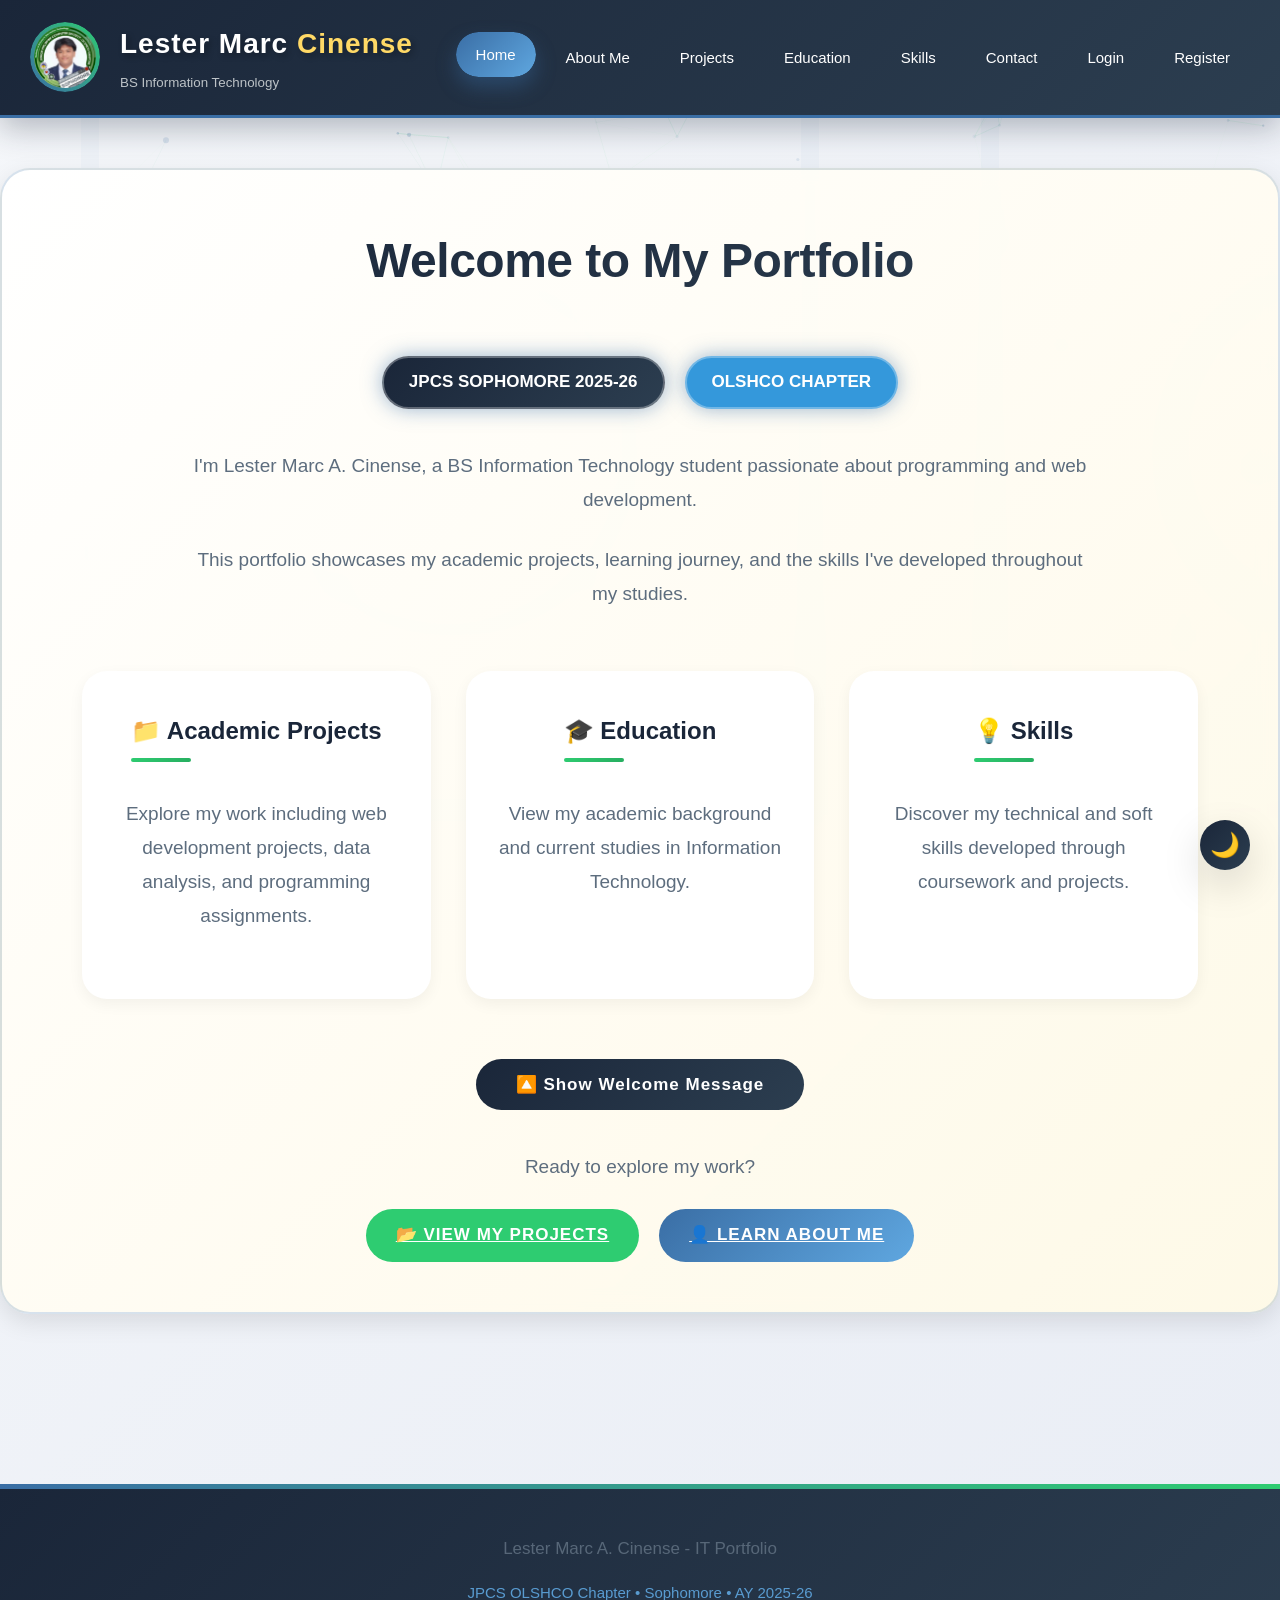
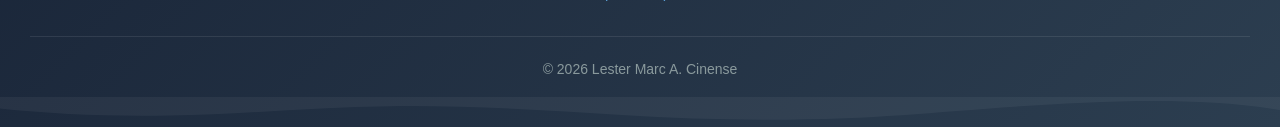
<file: index.html>
<!DOCTYPE html>
<html lang="en">
<head>
    <meta charset="UTF-8">
    <meta name="viewport" content="width=device-width, initial-scale=1.0">
    <title>Home - Lester Marc Cinense Portfolio</title>
    <link rel="stylesheet" href="css/style.css">
    <script src="https://accounts.google.com/gsi/client" async defer></script>
</head>
<body>
    <header>
        <div class="container">
            <div class="header-content">
                <div class="logo-container">
                    <img src="images/lester_dp.jpg" alt="JPCS Logo" class="logo">
                    <div>
                        <div class="site-title">Lester Marc <span>Cinense</span></div>
                        <small style="color: #bdc3c7;">BS Information Technology</small>
                    </div>
                </div>
                <nav>
                    <a href="index.html">Home</a>
                    <a href="about.html">About Me</a>
                    <a href="projects.html">Projects</a>
                    <a href="education.html">Education</a>
                    <a href="skills.html">Skills</a>
                    <a href="contact.html">Contact</a>
                    <a href="login.html" class="auth-link login-link">Login</a>
                    <a href="register.html" class="auth-link register-link">Register</a>
                    <a href="dashboard.html" class="auth-link dashboard-link" style="display:none;">Dashboard</a>
                    <a href="#" onclick="logout(); return false;" class="auth-link logout-link" style="display:none;">Logout</a>
                </nav>
            </div>
        </div>
    </header>

    <main>
        <section class="intro">
            <div class="container">
                <h2>Welcome to My Portfolio</h2>
                <div style="display: flex; align-items: center; justify-content: center; gap: 10px; margin-bottom: 20px; flex-wrap: wrap;">
                    <span class="jpcs-badge">JPCS SOPHOMORE 2025-26</span>
                    <span class="jpcs-badge" style="background: #3498db; color: white;">OLSHCO CHAPTER</span>
                </div>
                <p>I'm Lester Marc A. Cinense, a BS Information Technology student passionate about programming and web development.</p>
                <p>This portfolio showcases my academic projects, learning journey, and the skills I've developed throughout my studies.</p>
                
                <div class="overview">
                    <div class="overview-item">
                        <h3>📁 Academic Projects</h3>
                        <p>Explore my work including web development projects, data analysis, and programming assignments.</p>
                    </div>
                    <div class="overview-item">
                        <h3>🎓 Education</h3>
                        <p>View my academic background and current studies in Information Technology.</p>
                    </div>
                    <div class="overview-item">
                        <h3>💡 Skills</h3>
                        <p>Discover my technical and soft skills developed through coursework and projects.</p>
                    </div>
                </div>

                <!-- Toggle Section - Interactive Feature -->
                <div class="toggle-section">
                    <button class="toggle-btn" data-target="welcomeMessage">🔼 Show Welcome Message</button>
                    <div id="welcomeMessage" class="toggle-content">
                        <h3>🌟 About This Portfolio</h3>
                        <p>This portfolio website was created as part of my web development journey. It demonstrates my skills in HTML, CSS, JavaScript.</p>
                        <p>Current date and time: <strong id="currentDateTime"></strong></p>
                        <p><strong>JPCS Role:</strong> Sophomore Member - Junior Philippine Computer Society OLSHICO Chapter AY 2025-26</p>
                    </div>
                </div>

                <div class="cta" style="margin-top: 40px;">
                    <p>Ready to explore my work?</p>
                    <div class="cta-buttons" style="display: flex; justify-content: center; gap: 20px; margin-top: 20px; flex-wrap: wrap;">
                        <a href="projects.html" class="btn" style="width: auto; padding: 12px 30px; background: var(--primary-green);">📂 View My Projects</a>
                        <a href="about.html" class="btn" style="width: auto; padding: 12px 30px;">👤 Learn About Me</a>
                    </div>
                </div>
            </div>
        </section>
    </main>

    <footer>
        <div class="container">
            <p>Lester Marc A. Cinense - IT Portfolio</p>
            <p>JPCS OLSHCO Chapter • Sophomore • AY 2025-26</p>
            <p>&copy; 2026 Lester Marc A. Cinense</p>
        </div>
    </footer>

    <script src="js/script.js"></script>
</body>
</html>
</file>
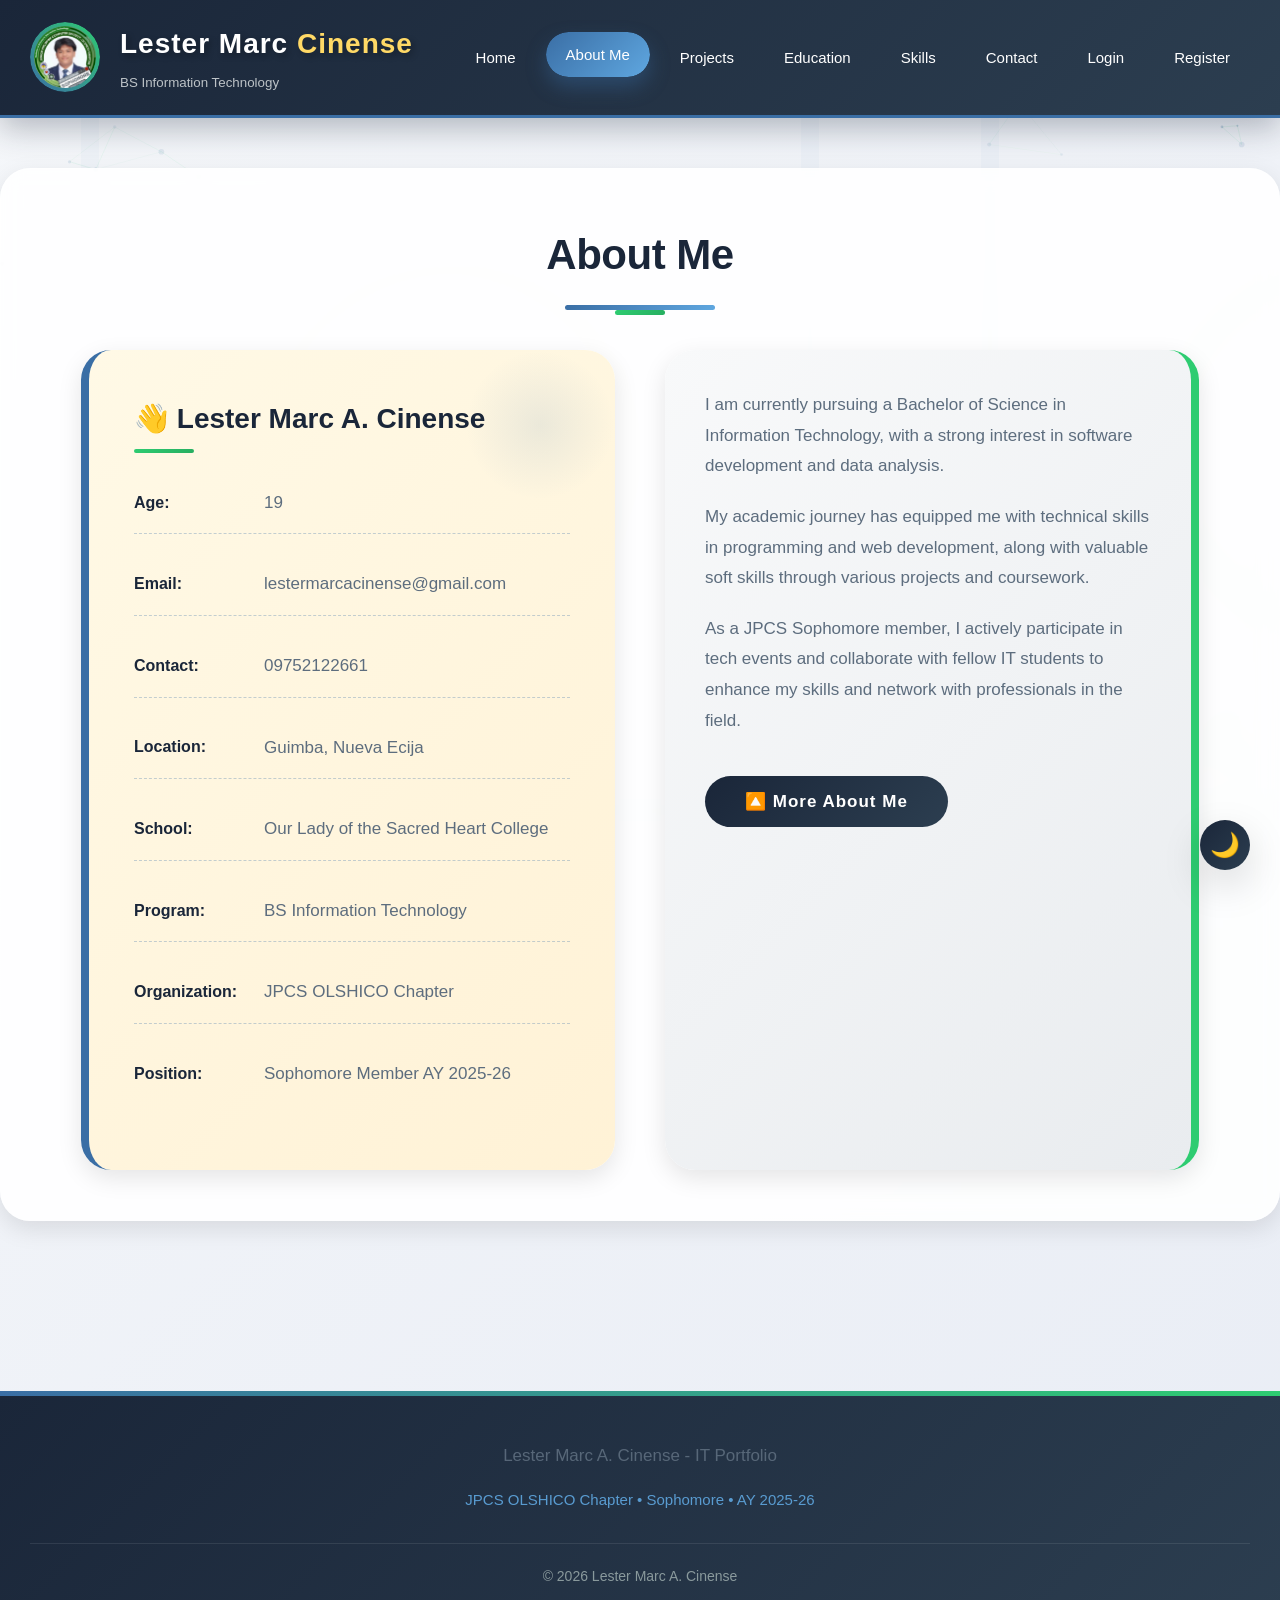
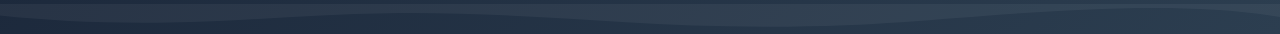
<file: about.html>
<!DOCTYPE html>
<html lang="en">
<head>
    <meta charset="UTF-8">
    <meta name="viewport" content="width=device-width, initial-scale=1.0">
    <title>About Me - Lester Marc Cinense Portfolio</title>
    <link rel="stylesheet" href="css/style.css">
</head>
<body>
    <header>
        <div class="container">
            <div class="header-content">
                <div class="logo-container">
                    <img src="images/lester_dp.jpg" alt="JPCS Logo" class="logo">
                    <div>
                        <div class="site-title">Lester Marc <span>Cinense</span></div>
                        <small style="color: #bdc3c7;">BS Information Technology</small>
                    </div>
                </div>
                <nav>
                    <a href="index.html">Home</a>
                    <a href="about.html">About Me</a>
                    <a href="projects.html">Projects</a>
                    <a href="education.html">Education</a>
                    <a href="skills.html">Skills</a>
                    <a href="contact.html">Contact</a>
                    <a href="login.html" class="auth-link login-link">Login</a>
                    <a href="register.html" class="auth-link register-link">Register</a>
                    <a href="dashboard.html" class="auth-link dashboard-link" style="display:none;">Dashboard</a>
                    <a href="#" onclick="logout(); return false;" class="auth-link logout-link" style="display:none;">Logout</a>
                </nav>
            </div>
        </div>
    </header>

    <main>
        <section class="about">
            <div class="container">
                <h2>About Me</h2>
                
                <div class="about-content">
                    <div class="profile-info">
                        <h3>👋 Lester Marc A. Cinense</h3>
                        <p><strong>Age:</strong> 19</p>
                        <p><strong>Email:</strong> lestermarcacinense@gmail.com</p>
                        <p><strong>Contact:</strong> 09752122661</p>
                        <p><strong>Location:</strong> Guimba, Nueva Ecija</p>
                        <p><strong>School:</strong> Our Lady of the Sacred Heart College</p>
                        <p><strong>Program:</strong> BS Information Technology</p>
                        <p><strong>Organization:</strong> JPCS OLSHICO Chapter</p>
                        <p><strong>Position:</strong> Sophomore Member AY 2025-26</p>
                    </div>
                    <div class="about-text">
                        <p>I am currently pursuing a Bachelor of Science in Information Technology, with a strong interest in software development and data analysis.</p>
                        <p>My academic journey has equipped me with technical skills in programming and web development, along with valuable soft skills through various projects and coursework.</p>
                        <p>As a JPCS Sophomore member, I actively participate in tech events and collaborate with fellow IT students to enhance my skills and network with professionals in the field.</p>
                        
                        <!-- Toggle Section -->
                        <div class="toggle-section">
                            <button class="toggle-btn" data-target="moreAbout">🔼 More About Me</button>
                            <div id="moreAbout" class="toggle-content">
                                <h4>🎯 Goals & Aspirations</h4>
                                <p>My goal is to become a full-stack web developer and contribute to meaningful projects that make a difference. I'm constantly learning new technologies and improving my skills.</p>
                                <p>When I'm not coding, I enjoy reading tech blogs, playing basketball, and exploring new places with friends from JPCS.</p>
                            </div>
                        </div>
                    </div>
                </div>
            </div>
        </section>
    </main>

    <footer>
        <div class="container">
            <p>Lester Marc A. Cinense - IT Portfolio</p>
            <p>JPCS OLSHICO Chapter • Sophomore • AY 2025-26</p>
            <p>&copy; 2026 Lester Marc A. Cinense</p>
        </div>
    </footer>

    <script src="js/script.js"></script>
</body>
</html>
</file>
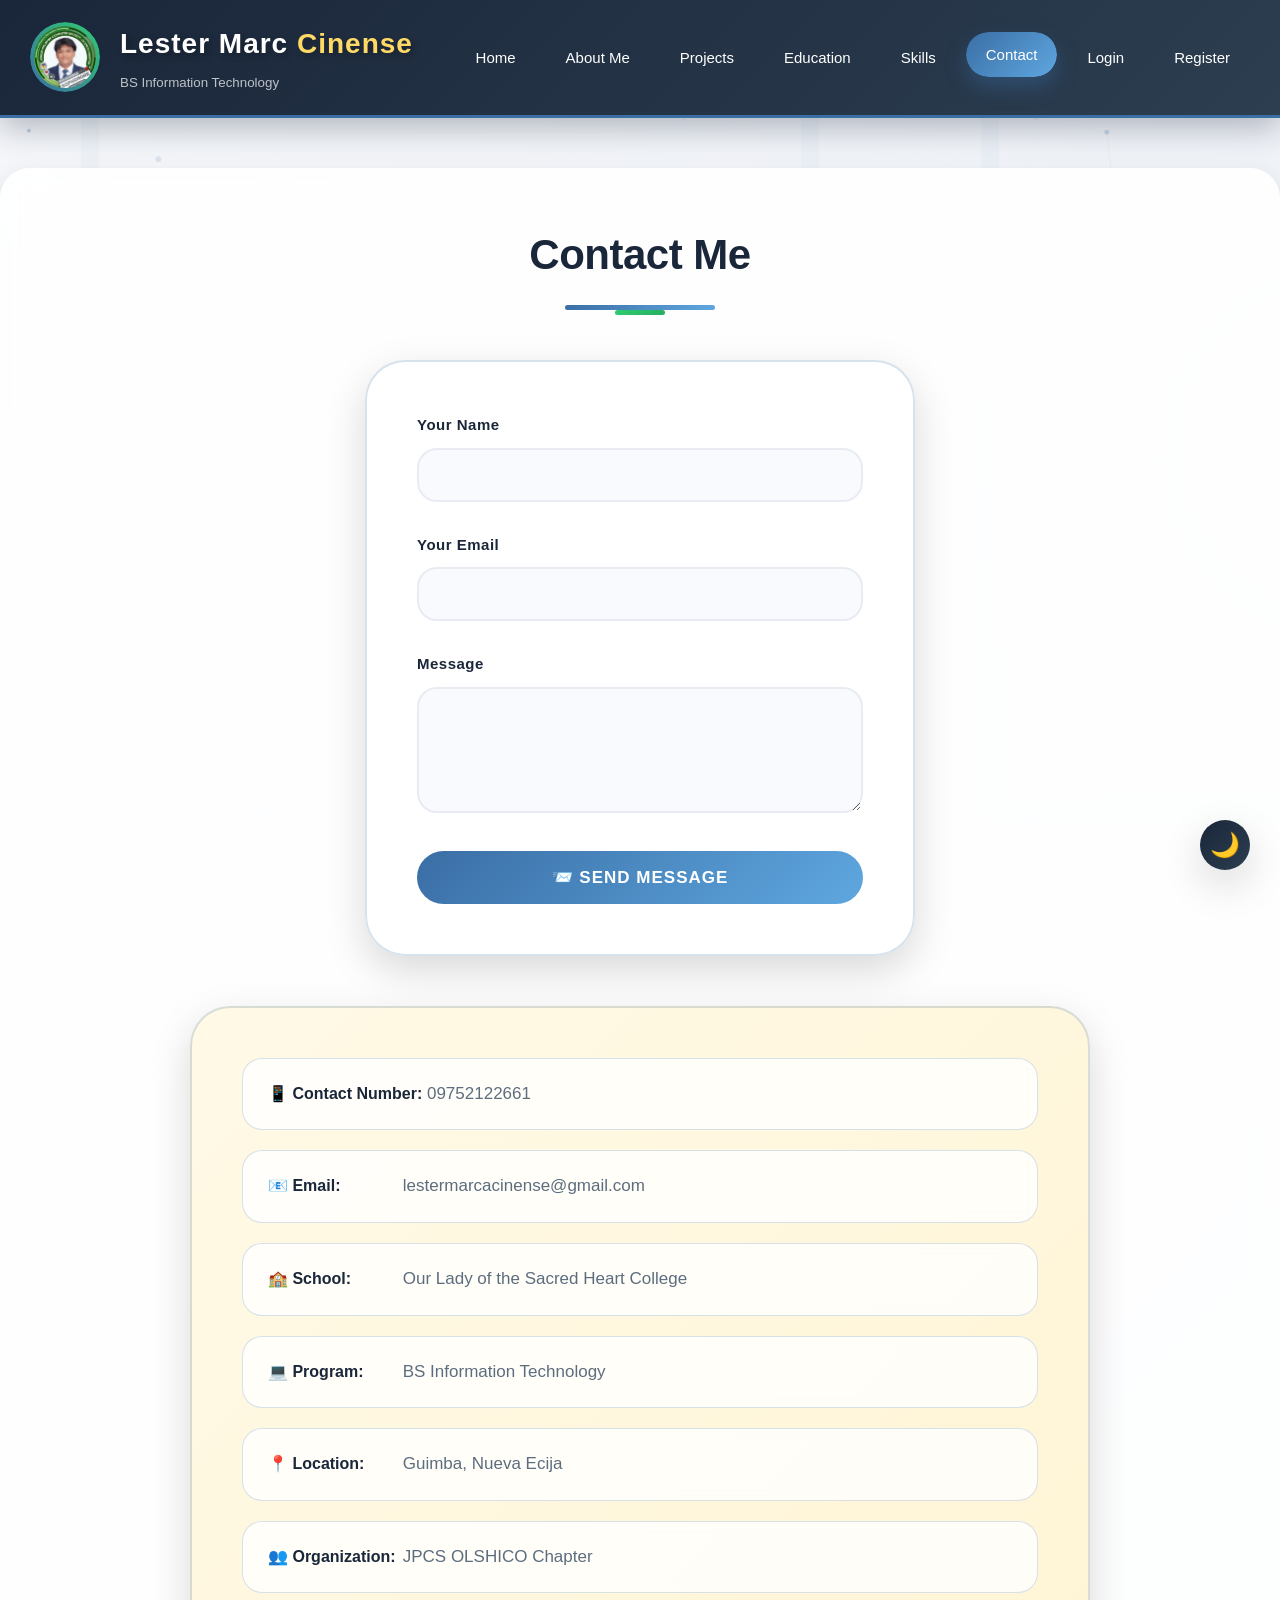
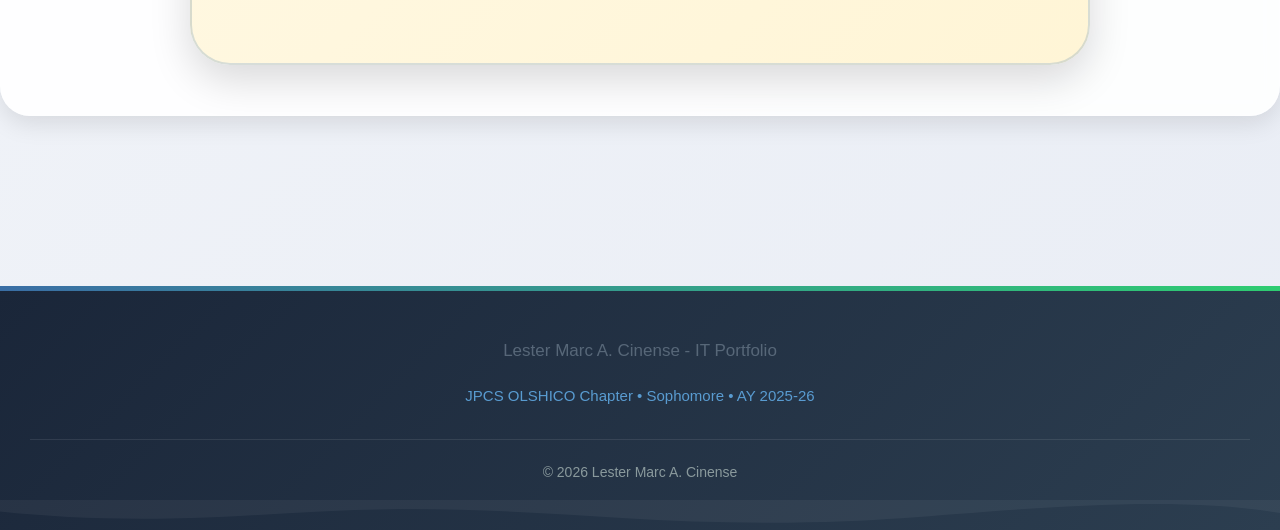
<file: contact.html>
<!DOCTYPE html>
<html lang="en">
<head>
    <meta charset="UTF-8">
    <meta name="viewport" content="width=device-width, initial-scale=1.0">
    <title>Contact - Lester Marc Cinense Portfolio</title>
    <link rel="stylesheet" href="css/style.css">
</head>
<body>
    <header>
        <div class="container">
            <div class="header-content">
                <div class="logo-container">
                    <img src="images/lester_dp.jpg" alt="JPCS Logo" class="logo">
                    <div>
                        <div class="site-title">Lester Marc <span>Cinense</span></div>
                        <small style="color: #bdc3c7;">BS Information Technology</small>
                    </div>
                </div>
                <nav>
                    <a href="index.html">Home</a>
                    <a href="about.html">About Me</a>
                    <a href="projects.html">Projects</a>
                    <a href="education.html">Education</a>
                    <a href="skills.html">Skills</a>
                    <a href="contact.html">Contact</a>
                    <a href="login.html" class="auth-link login-link">Login</a>
                    <a href="register.html" class="auth-link register-link">Register</a>
                    <a href="dashboard.html" class="auth-link dashboard-link" style="display:none;">Dashboard</a>
                    <a href="#" onclick="logout(); return false;" class="auth-link logout-link" style="display:none;">Logout</a>
                </nav>
            </div>
        </div>
    </header>

    <main>
        <section class="contact">
            <div class="container">
                <h2>Contact Me</h2>
                
                <div id="contactAlert"></div>
                
                <div class="form-container">
                    <form id="contactForm">
                        <div class="form-group">
                            <label for="name">Your Name</label>
                            <input type="text" id="name" name="name" required>
                        </div>
                        
                        <div class="form-group">
                            <label for="email">Your Email</label>
                            <input type="email" id="email" name="email" required>
                        </div>
                        
                        <div class="form-group">
                            <label for="message">Message</label>
                            <textarea id="message" name="message" rows="5" required></textarea>
                        </div>
                        
                        <button type="submit" class="btn">📨 Send Message</button>
                    </form>
                </div>
                
                <div class="contact-info">
                    <p><strong>📱 Contact Number:</strong> 09752122661</p>
                    <p><strong>📧 Email:</strong> lestermarcacinense@gmail.com</p>
                    <p><strong>🏫 School:</strong> Our Lady of the Sacred Heart College</p>
                    <p><strong>💻 Program:</strong> BS Information Technology</p>
                    <p><strong>📍 Location:</strong> Guimba, Nueva Ecija</p>
                    <p><strong>👥 Organization:</strong> JPCS OLSHICO Chapter</p>
                </div>
            </div>
        </section>
    </main>

    <footer>
        <div class="container">
            <p>Lester Marc A. Cinense - IT Portfolio</p>
            <p>JPCS OLSHICO Chapter • Sophomore • AY 2025-26</p>
            <p>&copy; 2026 Lester Marc A. Cinense</p>
        </div>
    </footer>

    <script src="js/script.js"></script>
</body>
</html>
</file>
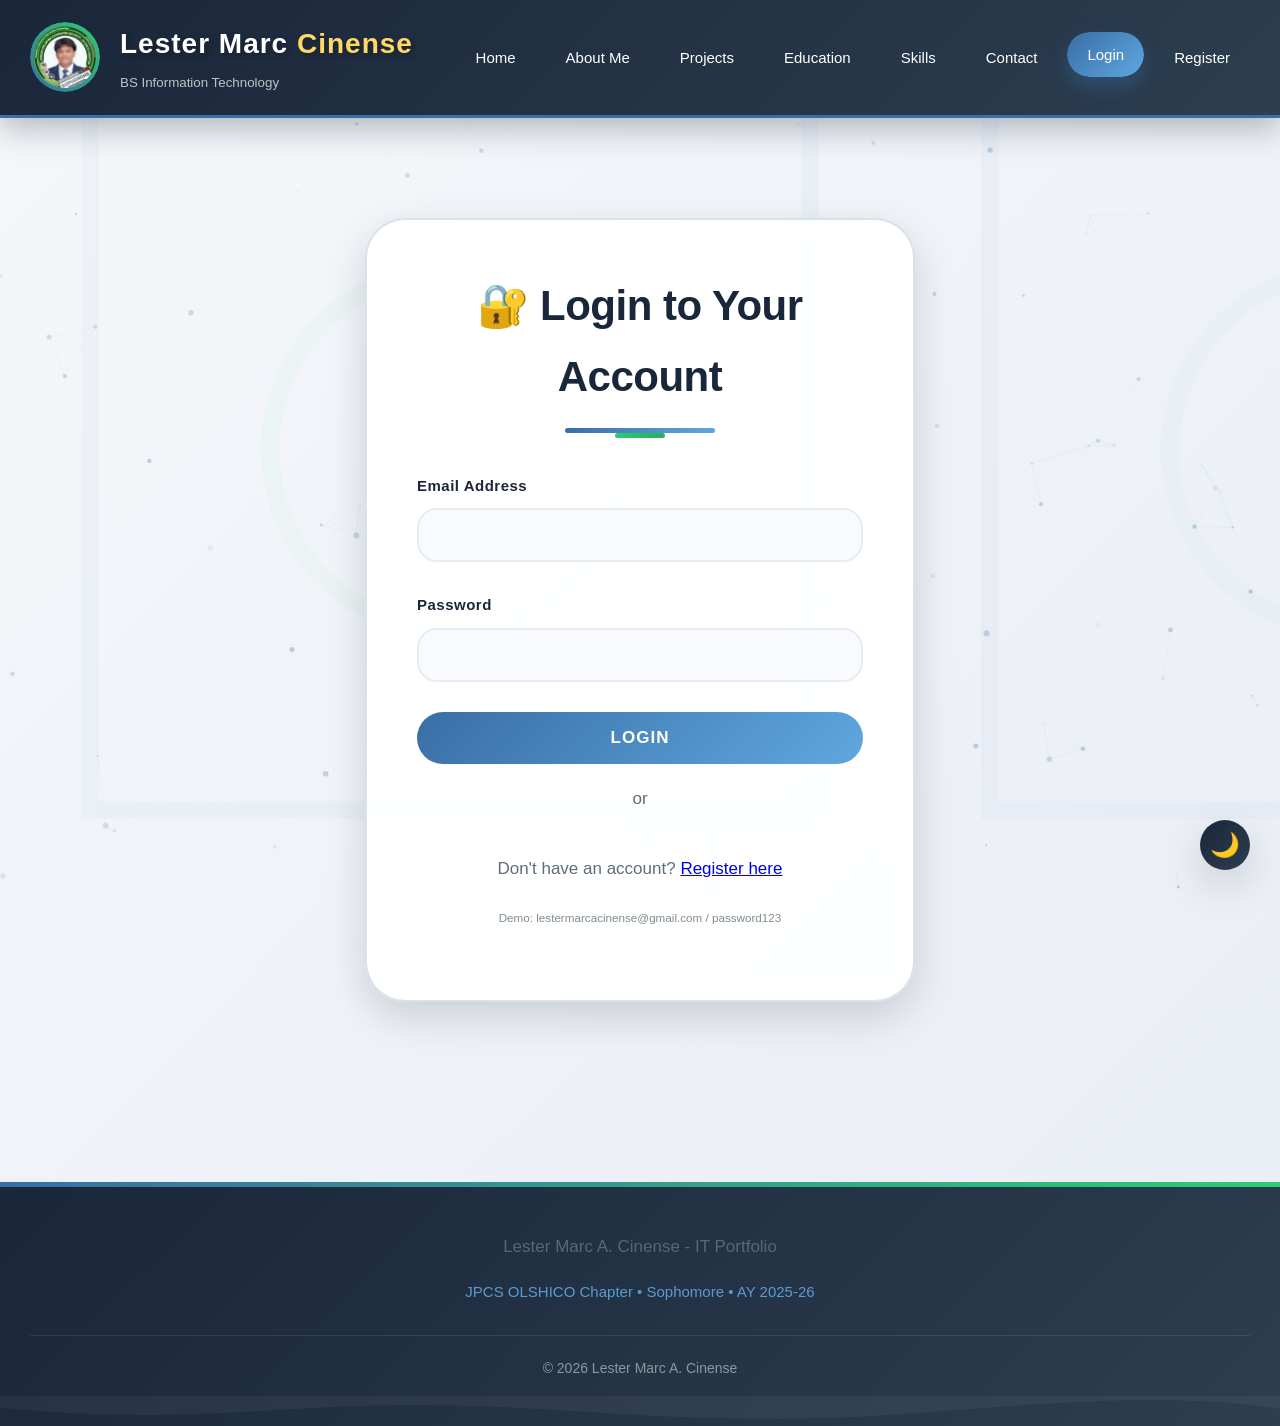
<file: dashboard.html>
<!DOCTYPE html>
<html lang="en">
<head>
    <meta charset="UTF-8">
    <meta name="viewport" content="width=device-width, initial-scale=1.0">
    <title>Dashboard - Lester Marc Cinense Portfolio</title>
    <link rel="stylesheet" href="css/style.css">
</head>
<body>
    <header>
        <div class="container">
            <div class="header-content">
                <div class="logo-container">
                    <img src="images/lester_dp.jpg" alt="JPCS Logo" class="logo">
                    <div>
                        <div class="site-title">Lester Marc <span>Cinense</span></div>
                        <small style="color: #bdc3c7;">BS Information Technology</small>
                    </div>
                </div>
                <nav>
                    <a href="index.html">Home</a>
                    <a href="about.html">About Me</a>
                    <a href="projects.html">Projects</a>
                    <a href="education.html">Education</a>
                    <a href="skills.html">Skills</a>
                    <a href="contact.html">Contact</a>
                    <a href="dashboard.html">Dashboard</a>
                    <a href="#" onclick="logout()">Logout</a>
                </nav>
            </div>
        </div>
    </header>

    <main>
        <div class="container">
            <section>
                <h2>Welcome, <span id="userName">Guest</span>! 👋</h2>
                <p>Email: <span id="userEmail"></span></p>
                <p>Member since: <span id="memberSince"></span></p>
            </section>

            <div class="dashboard-stats">
                <div class="stat-card">
                    <h3>Total Projects</h3>
                    <div class="stat-number">5</div>
                </div>
                <div class="stat-card">
                    <h3>Messages Sent</h3>
                    <div class="stat-number" id="messageCount">0</div>
                </div>
                <div class="stat-card">
                    <h3>JPCS Events</h3>
                    <div class="stat-number">3</div>
                </div>
            </div>

            <section>
                <h3>📨 Quick Actions</h3>
                <div style="display: flex; gap: 15px; flex-wrap: wrap; justify-content: center;">
                    <a href="projects.html" class="btn" style="width: auto; padding: 12px 25px;">View Projects</a>
                    <a href="contact.html" class="btn" style="width: auto; padding: 12px 25px; background: var(--primary-green);">Send Message</a>
                    <a href="#" onclick="logout()" class="btn" style="width: auto; padding: 12px 25px; background: var(--primary-red);">Logout</a>
                </div>
            </section>

            <!-- Toggle Section -->
            <div class="toggle-section">
                <button class="toggle-btn" data-target="accountSettings">🔼 Account Settings</button>
                <div id="accountSettings" class="toggle-content">
                    <h3>⚙️ Profile Information</h3>
                    <form>
                        <div class="form-group">
                            <label for="name">Name</label>
                            <input type="text" id="name" value="Lester Marc Cinense" readonly>
                        </div>
                        <div class="form-group">
                            <label for="email">Email</label>
                            <input type="email" id="email" value="lestermarcacinense@gmail.com" readonly>
                        </div>
                        <p><small>Account settings are managed in localStorage</small></p>
                    </form>
                </div>
            </div>
        </div>
    </main>

    <footer>
        <div class="container">
            <p>Lester Marc A. Cinense - IT Portfolio</p>
            <p>JPCS OLSHICO Chapter • Sophomore • AY 2025-26</p>
            <p>&copy; 2026 Lester Marc A. Cinense</p>
        </div>
    </footer>

    <script src="js/script.js"></script>
</body>
</html>
</file>
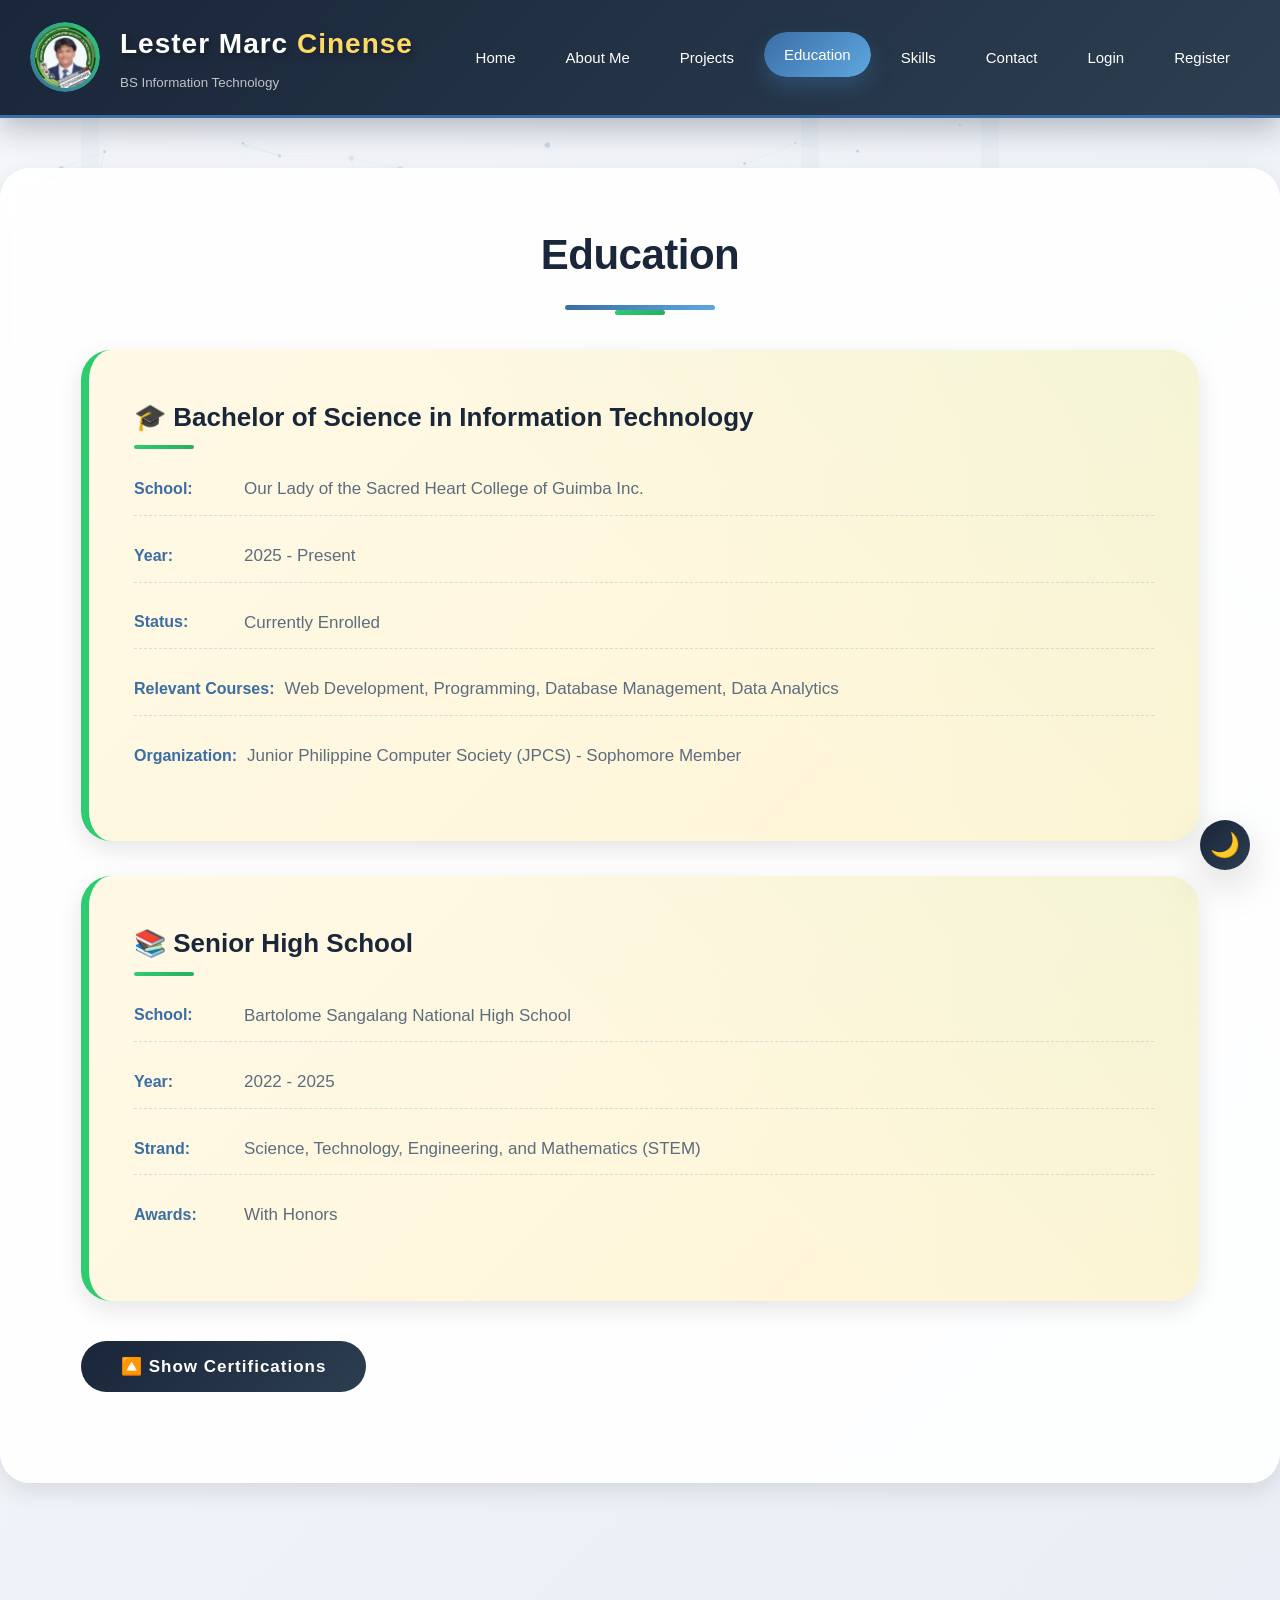
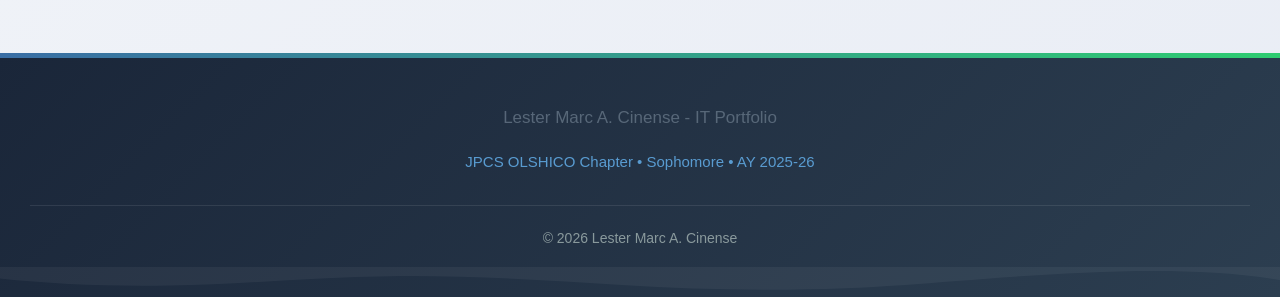
<file: education.html>
<!DOCTYPE html>
<html lang="en">
<head>
    <meta charset="UTF-8">
    <meta name="viewport" content="width=device-width, initial-scale=1.0">
    <title>Education - Lester Marc Cinense Portfolio</title>
    <link rel="stylesheet" href="css/style.css">
</head>
<body>
    <header>
        <div class="container">
            <div class="header-content">
                <div class="logo-container">
                    <img src="images/lester_dp.jpg" alt="JPCS Logo" class="logo">
                    <div>
                        <div class="site-title">Lester Marc <span>Cinense</span></div>
                        <small style="color: #bdc3c7;">BS Information Technology</small>
                    </div>
                </div>
                <nav>
                    <a href="index.html">Home</a>
                    <a href="about.html">About Me</a>
                    <a href="projects.html">Projects</a>
                    <a href="education.html">Education</a>
                    <a href="skills.html">Skills</a>
                    <a href="contact.html">Contact</a>
                    <a href="login.html" class="auth-link login-link">Login</a>
                    <a href="register.html" class="auth-link register-link">Register</a>
                    <a href="dashboard.html" class="auth-link dashboard-link" style="display:none;">Dashboard</a>
                    <a href="#" onclick="logout(); return false;" class="auth-link logout-link" style="display:none;">Logout</a>
                </nav>
            </div>
        </div>
    </header>

    <main>
        <section class="education">
            <div class="container">
                <h2>Education</h2>
                
                <div class="education-item">
                    <h3>🎓 Bachelor of Science in Information Technology</h3>
                    <p><strong>School:</strong> Our Lady of the Sacred Heart College of Guimba Inc.</p>
                    <p><strong>Year:</strong> 2025 - Present</p>
                    <p><strong>Status:</strong> Currently Enrolled</p>
                    <p><strong>Relevant Courses:</strong> Web Development, Programming, Database Management, Data Analytics</p>
                    <p><strong>Organization:</strong> Junior Philippine Computer Society (JPCS) - Sophomore Member</p>
                </div>
                
                <div class="education-item">
                    <h3>📚 Senior High School</h3>
                    <p><strong>School:</strong> Bartolome Sangalang National High School</p>
                    <p><strong>Year:</strong> 2022 - 2025</p>
                    <p><strong>Strand:</strong> Science, Technology, Engineering, and Mathematics (STEM)</p>
                    <p><strong>Awards:</strong> With Honors</p>
                </div>
                
                <!-- Toggle Section for Certifications -->
                <div class="toggle-section">
                    <button class="toggle-btn" data-target="certifications">🔼 Show Certifications</button>
                    <div id="certifications" class="toggle-content">
                        <h3>📜 Certifications</h3>
                        <ul style="list-style: none; padding: 0;">
                            <li style="padding: 10px; border-bottom: 1px dashed #ccc;">✓ Cisco Data Analytics Essentials (2025)</li>
                            <li style="padding: 10px; border-bottom: 1px dashed #ccc;">✓ Python Essentials 1 & 2 (2025)</li>
                            <li style="padding: 10px; border-bottom: 1px dashed #ccc;">✓ Web Development Fundamentals (2025)</li>
                            <li style="padding: 10px;">✓ JPCS Leadership Seminar (2025)</li>
                        </ul>
                    </div>
                </div>
            </div>
        </section>
    </main>

    <footer>
        <div class="container">
            <p>Lester Marc A. Cinense - IT Portfolio</p>
            <p>JPCS OLSHICO Chapter • Sophomore • AY 2025-26</p>
            <p>&copy; 2026 Lester Marc A. Cinense</p>
        </div>
    </footer>

    <script src="js/script.js"></script>
</body>
</html>
</file>
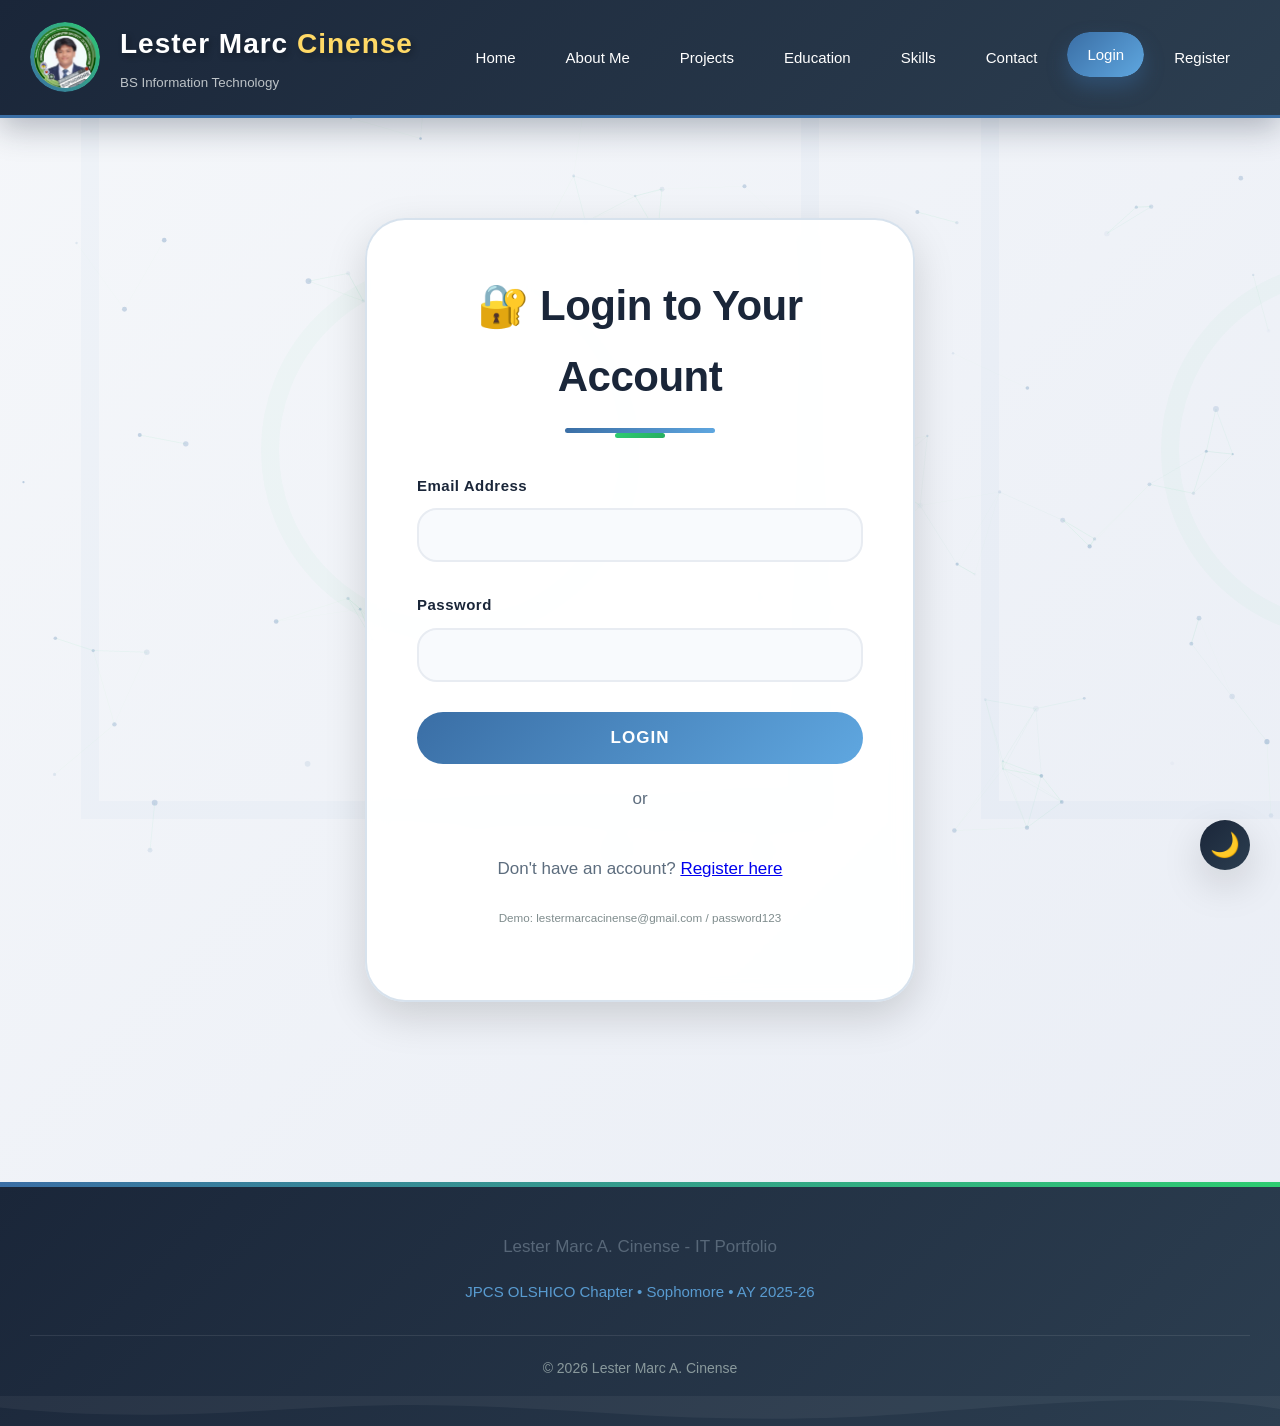
<file: login.html>
<!DOCTYPE html>
<html lang="en">
<head>
    <meta charset="UTF-8">
    <meta name="viewport" content="width=device-width, initial-scale=1.0">
    <title>Login - Lester Marc Cinense Portfolio</title>
    <link rel="stylesheet" href="css/style.css">
    <script src="https://accounts.google.com/gsi/client" async defer></script>
</head>
<body>
    <header>
        <div class="container">
            <div class="header-content">
                <div class="logo-container">
                    <img src="images/lester_dp.jpg" alt="JPCS Logo" class="logo">
                    <div>
                        <div class="site-title">Lester Marc <span>Cinense</span></div>
                        <small style="color: #bdc3c7;">BS Information Technology</small>
                    </div>
                </div>
                <nav>
                    <a href="index.html">Home</a>
                    <a href="about.html">About Me</a>
                    <a href="projects.html">Projects</a>
                    <a href="education.html">Education</a>
                    <a href="skills.html">Skills</a>
                    <a href="contact.html">Contact</a>
                    <a href="login.html">Login</a>
                    <a href="register.html">Register</a>
                </nav>
            </div>
        </div>
    </header>

    <main>
        <div class="container">
            <div class="form-container">
                <h2>🔐 Login to Your Account</h2>
                
                <div id="loginAlert"></div>
                
                <form id="loginForm">
                    <div class="form-group">
                        <label for="email">Email Address</label>
                        <input type="email" id="email" name="email" required>
                    </div>
                    
                    <div class="form-group">
                        <label for="password">Password</label>
                        <input type="password" id="password" name="password" required>
                    </div>
                    
                    <button type="submit" class="btn">Login</button>
                </form>
                
                <div style="text-align: center; margin: 20px 0;">
                    <p>or</p>
                </div>
                
                <!-- Google Sign-In -->
                <div id="g_id_onload"
                     data-client_id="982590316208-qi88ftsqrddhmd011k7nauhh6436l7cm.apps.googleusercontent.com"
                     data-context="signin"
                     data-ux_mode="popup"
                     data-callback="handleCredentialResponse"
                     data-auto_prompt="false">
                </div>
                
                <div class="g_id_signin"
                     data-type="standard"
                     data-shape="rectangular"
                     data-theme="outline"
                     data-text="signin_with"
                     data-size="large"
                     style="margin: 0 auto; display: flex; justify-content: center;">
                </div>
                
                <p style="text-align: center; margin-top: 20px;">
                    Don't have an account? <a href="register.html">Register here</a>
                </p>
                
                <p style="text-align: center; margin-top: 10px; font-size: 14px; color: #7f8c8d;">
                    <small>Demo: lestermarcacinense@gmail.com / password123</small>
                </p>
            </div>
        </div>
    </main>

    <footer>
        <div class="container">
            <p>Lester Marc A. Cinense - IT Portfolio</p>
            <p>JPCS OLSHICO Chapter • Sophomore • AY 2025-26</p>
            <p>&copy; 2026 Lester Marc A. Cinense</p>
        </div>
    </footer>

    <script src="js/script.js"></script>
</body>
</html>
</file>
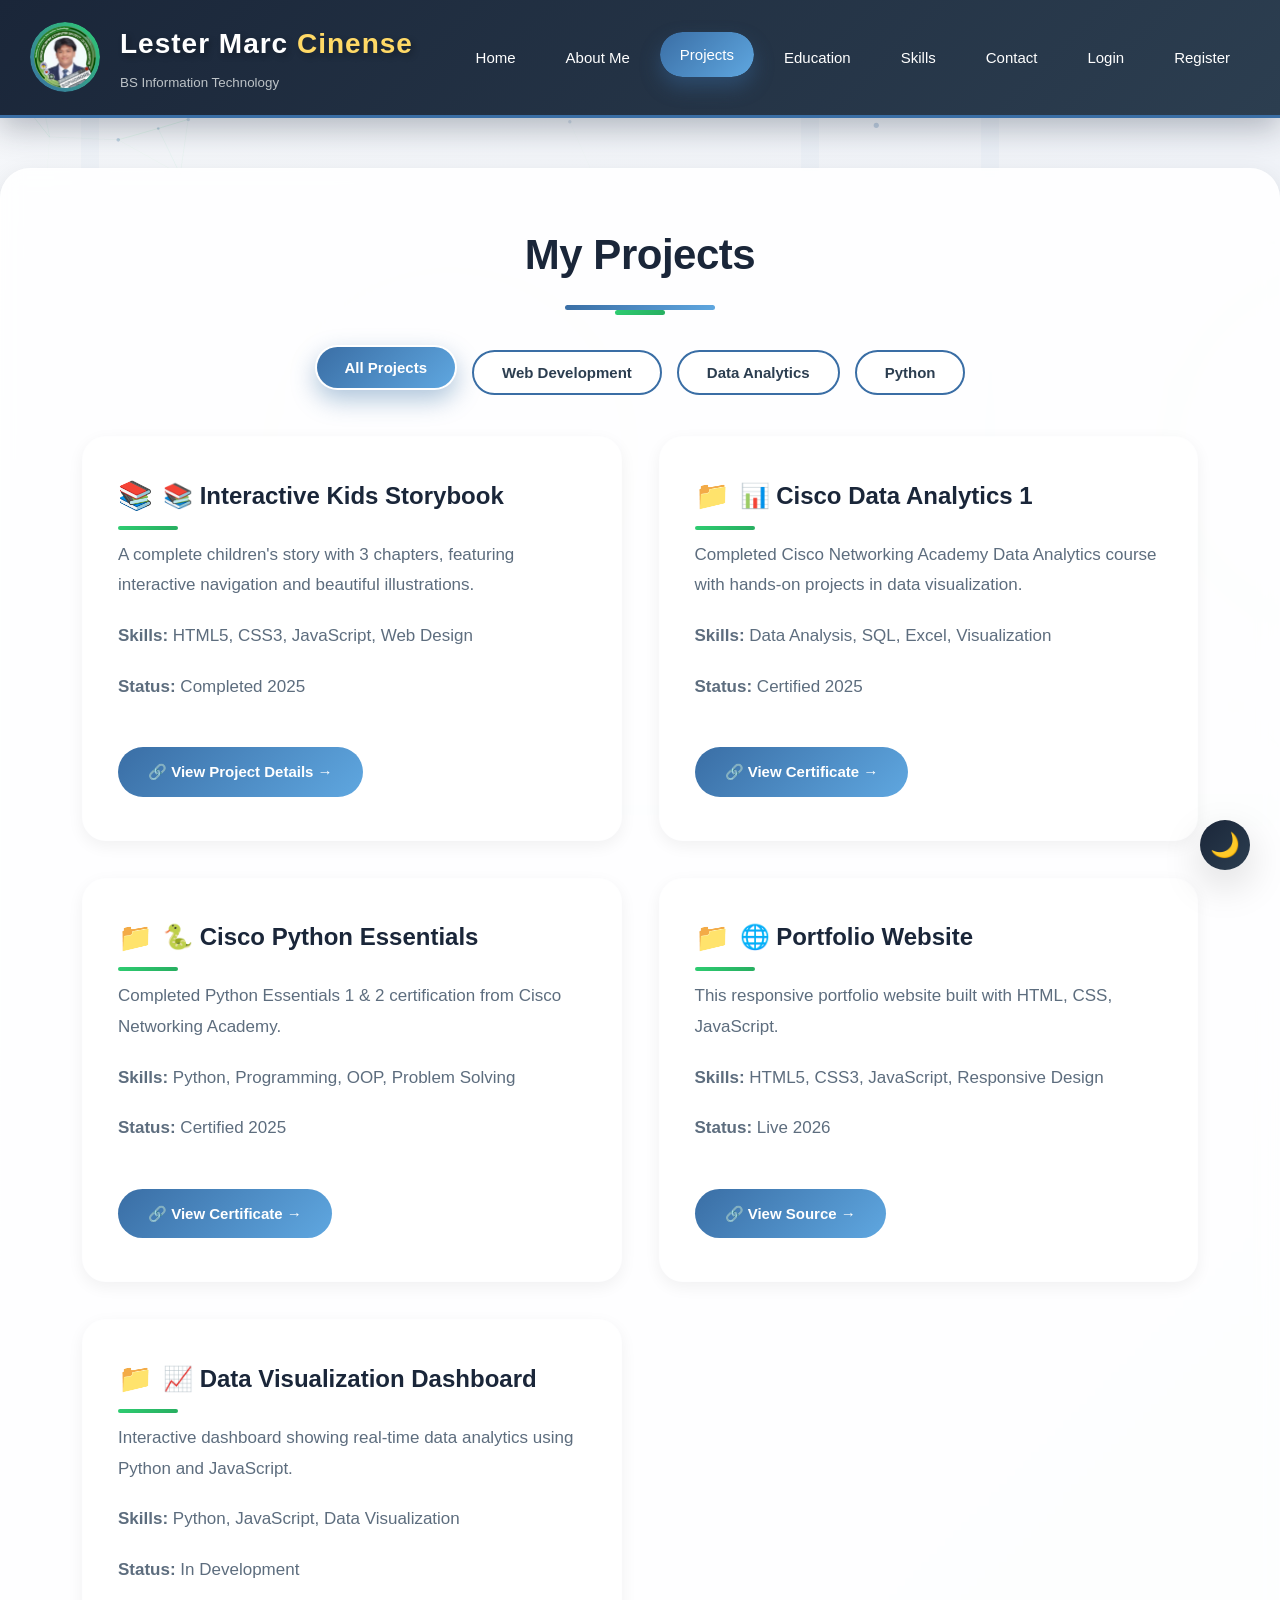
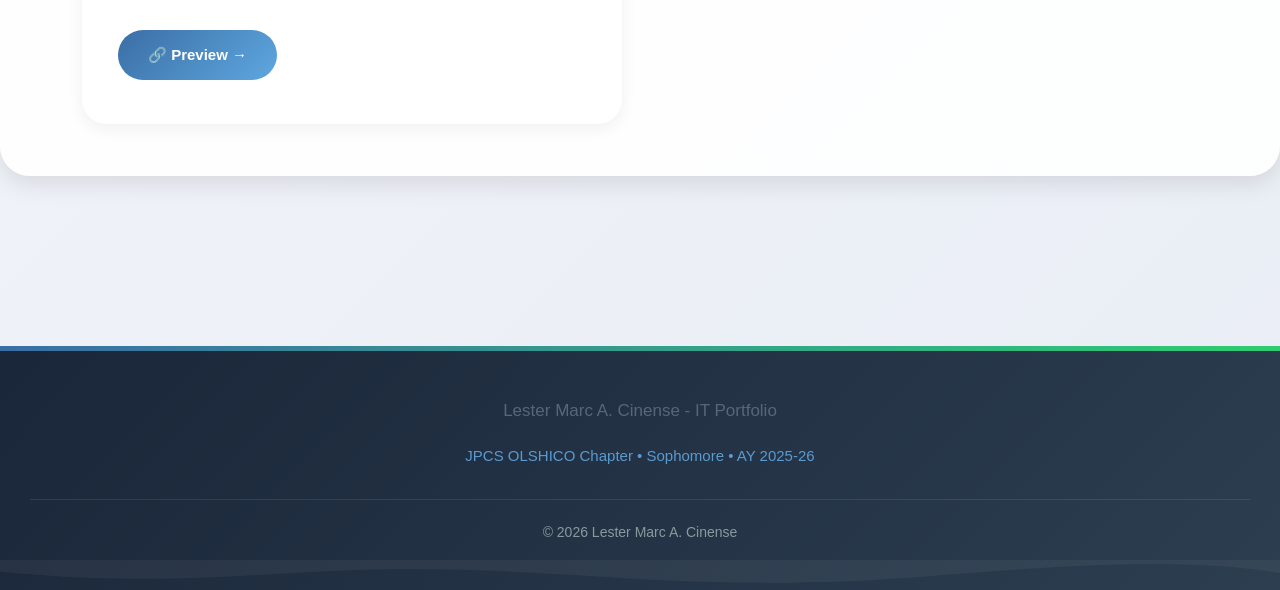
<file: projects.html>
<!DOCTYPE html>
<html lang="en">
<head>
    <meta charset="UTF-8">
    <meta name="viewport" content="width=device-width, initial-scale=1.0">
    <title>Projects - Lester Marc Cinense Portfolio</title>
    <link rel="stylesheet" href="css/style.css">
</head>
<body>
    <header>
        <div class="container">
            <div class="header-content">
                <div class="logo-container">
                    <img src="images/lester_dp.jpg" alt="JPCS Logo" class="logo">
                    <div>
                        <div class="site-title">Lester Marc <span>Cinense</span></div>
                        <small style="color: #bdc3c7;">BS Information Technology</small>
                    </div>
                </div>
                <nav>
                    <a href="index.html">Home</a>
                    <a href="about.html">About Me</a>
                    <a href="projects.html">Projects</a>
                    <a href="education.html">Education</a>
                    <a href="skills.html">Skills</a>
                    <a href="contact.html">Contact</a>
                    <a href="login.html" class="auth-link login-link">Login</a>
                    <a href="register.html" class="auth-link register-link">Register</a>
                    <a href="dashboard.html" class="auth-link dashboard-link" style="display:none;">Dashboard</a>
                    <a href="#" onclick="logout(); return false;" class="auth-link logout-link" style="display:none;">Logout</a>
                </nav>
            </div>
        </div>
    </header>

    <main>
        <section class="projects">
            <div class="container">
                <h2>My Projects</h2>
                
                <!-- Filter Buttons -->
                <div class="filter-container">
                    <button class="filter-btn active" data-filter="all">All Projects</button>
                    <button class="filter-btn" data-filter="web">Web Development</button>
                    <button class="filter-btn" data-filter="data">Data Analytics</button>
                    <button class="filter-btn" data-filter="python">Python</button>
                </div>
                
                <div class="project-list">
                    <div class="project-item story-project web">
                        <h3>📚 Interactive Kids Storybook</h3>
                        <p>A complete children's story with 3 chapters, featuring interactive navigation and beautiful illustrations.</p>
                        <p><strong>Skills:</strong> HTML5, CSS3, JavaScript, Web Design</p>
                        <p><strong>Status:</strong> Completed 2025</p>
                        <a href="#" class="project-link">🔗 View Project Details →</a>
                    </div>
                    
                    <div class="project-item data">
                        <h3>📊 Cisco Data Analytics 1</h3>
                        <p>Completed Cisco Networking Academy Data Analytics course with hands-on projects in data visualization.</p>
                        <p><strong>Skills:</strong> Data Analysis, SQL, Excel, Visualization</p>
                        <p><strong>Status:</strong> Certified 2025</p>
                        <a href="#" class="project-link">🔗 View Certificate →</a>
                    </div>
                    
                    <div class="project-item python">
                        <h3>🐍 Cisco Python Essentials</h3>
                        <p>Completed Python Essentials 1 & 2 certification from Cisco Networking Academy.</p>
                        <p><strong>Skills:</strong> Python, Programming, OOP, Problem Solving</p>
                        <p><strong>Status:</strong> Certified 2025</p>
                        <a href="#" class="project-link">🔗 View Certificate →</a>
                    </div>
                    
                    <div class="project-item web">
                        <h3>🌐 Portfolio Website</h3>
                        <p>This responsive portfolio website built with HTML, CSS, JavaScript.</p>
                        <p><strong>Skills:</strong> HTML5, CSS3, JavaScript, Responsive Design</p>
                        <p><strong>Status:</strong> Live 2026</p>
                        <a href="#" class="project-link">🔗 View Source →</a>
                    </div>
                    
                    <div class="project-item data python">
                        <h3>📈 Data Visualization Dashboard</h3>
                        <p>Interactive dashboard showing real-time data analytics using Python and JavaScript.</p>
                        <p><strong>Skills:</strong> Python, JavaScript, Data Visualization</p>
                        <p><strong>Status:</strong> In Development</p>
                        <a href="#" class="project-link">🔗 Preview →</a>
                    </div>
                </div>
            </div>
        </section>
    </main>

    <footer>
        <div class="container">
            <p>Lester Marc A. Cinense - IT Portfolio</p>
            <p>JPCS OLSHICO Chapter • Sophomore • AY 2025-26</p>
            <p>&copy; 2026 Lester Marc A. Cinense</p>
        </div>
    </footer>

    <script src="js/script.js"></script>
</body>
</html>
</file>
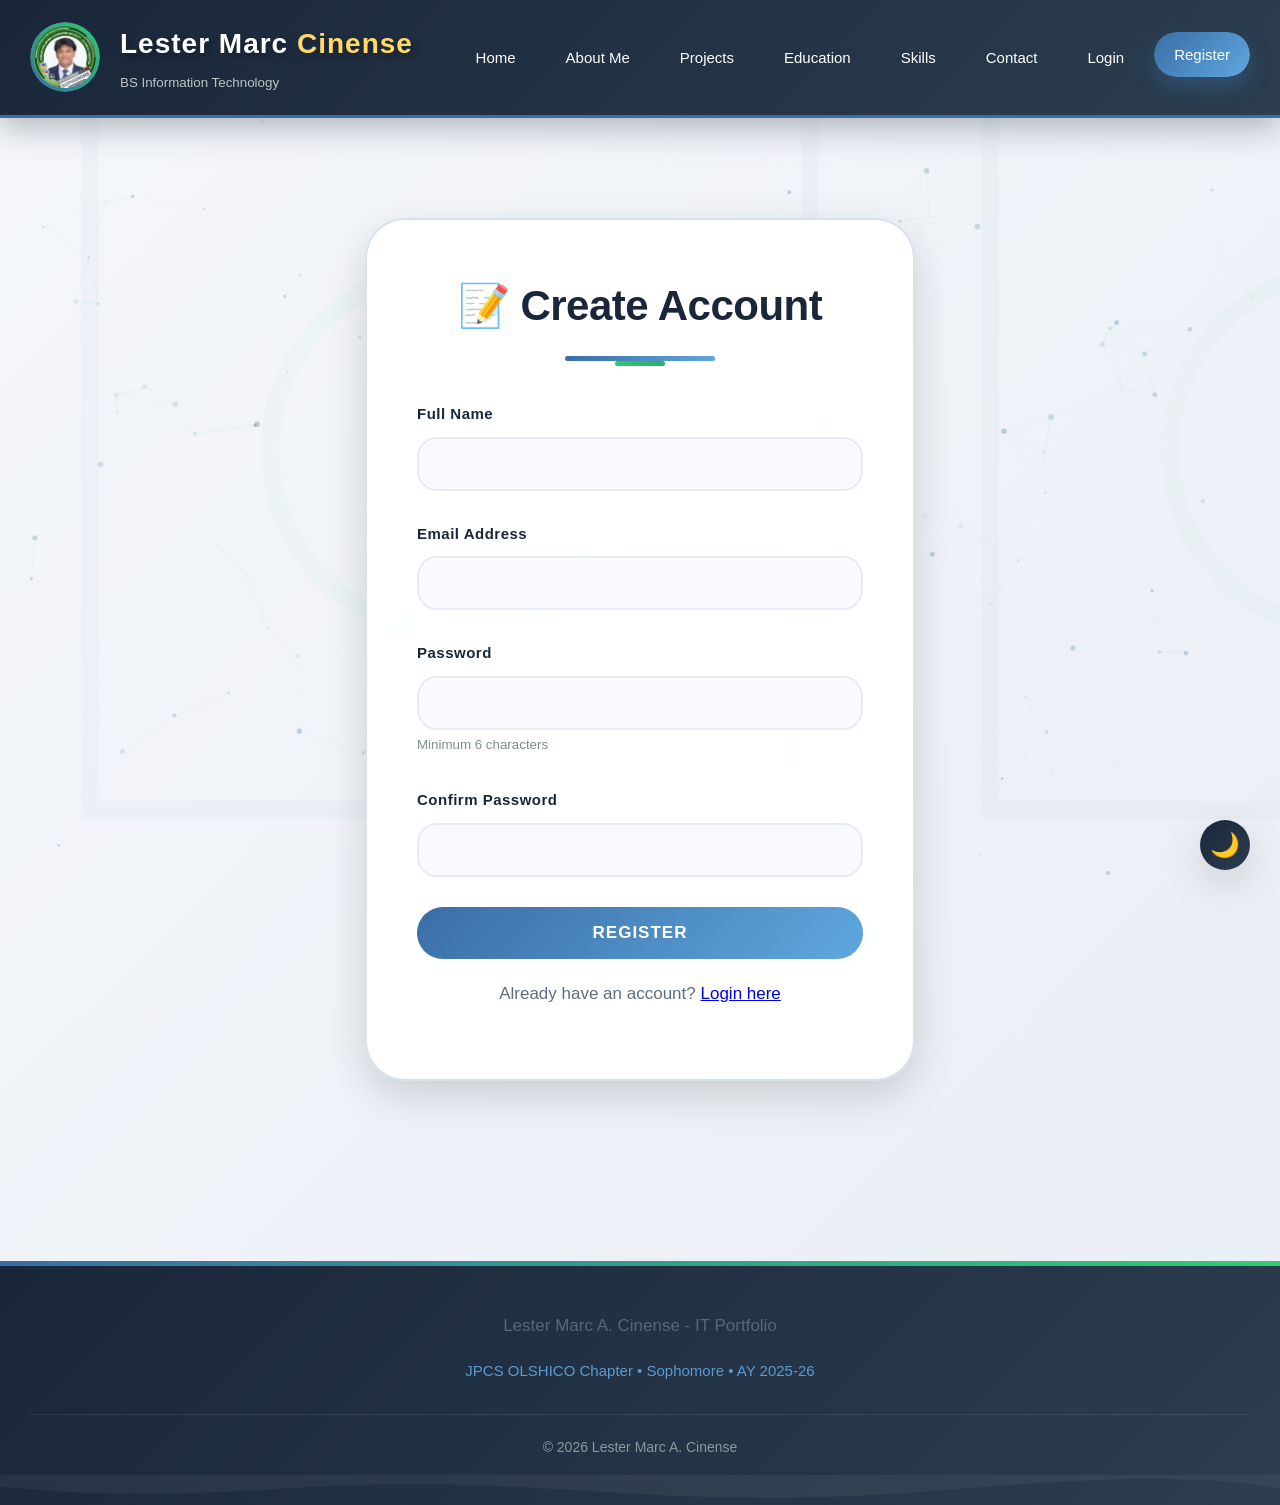
<file: register.html>
<!DOCTYPE html>
<html lang="en">
<head>
    <meta charset="UTF-8">
    <meta name="viewport" content="width=device-width, initial-scale=1.0">
    <title>Register - Lester Marc Cinense Portfolio</title>
    <link rel="stylesheet" href="css/style.css">
</head>
<body>
    <header>
        <div class="container">
            <div class="header-content">
                <div class="logo-container">
                    <img src="images/lester_dp.jpg" alt="JPCS Logo" class="logo">
                    <div>
                        <div class="site-title">Lester Marc <span>Cinense</span></div>
                        <small style="color: #bdc3c7;">BS Information Technology</small>
                    </div>
                </div>
                <nav>
                    <a href="index.html">Home</a>
                    <a href="about.html">About Me</a>
                    <a href="projects.html">Projects</a>
                    <a href="education.html">Education</a>
                    <a href="skills.html">Skills</a>
                    <a href="contact.html">Contact</a>
                    <a href="login.html">Login</a>
                    <a href="register.html">Register</a>
                </nav>
            </div>
        </div>
    </header>

    <main>
        <div class="container">
            <div class="form-container">
                <h2>📝 Create Account</h2>
                
                <div id="registerAlert"></div>
                
                <form id="registerForm">
                    <div class="form-group">
                        <label for="name">Full Name</label>
                        <input type="text" id="name" name="name" required>
                    </div>
                    
                    <div class="form-group">
                        <label for="email">Email Address</label>
                        <input type="email" id="email" name="email" required>
                    </div>
                    
                    <div class="form-group">
                        <label for="password">Password</label>
                        <input type="password" id="password" name="password" required>
                        <small style="color: #7f8c8d;">Minimum 6 characters</small>
                    </div>
                    
                    <div class="form-group">
                        <label for="confirm_password">Confirm Password</label>
                        <input type="password" id="confirm_password" name="confirm_password" required>
                    </div>
                    
                    <button type="submit" class="btn">Register</button>
                </form>
                
                <p style="text-align: center; margin-top: 20px;">
                    Already have an account? <a href="login.html">Login here</a>
                </p>
            </div>
        </div>
    </main>

    <footer>
        <div class="container">
            <p>Lester Marc A. Cinense - IT Portfolio</p>
            <p>JPCS OLSHICO Chapter • Sophomore • AY 2025-26</p>
            <p>&copy; 2026 Lester Marc A. Cinense</p>
        </div>
    </footer>

    <script src="js/script.js"></script>
</body>
</html>
</file>
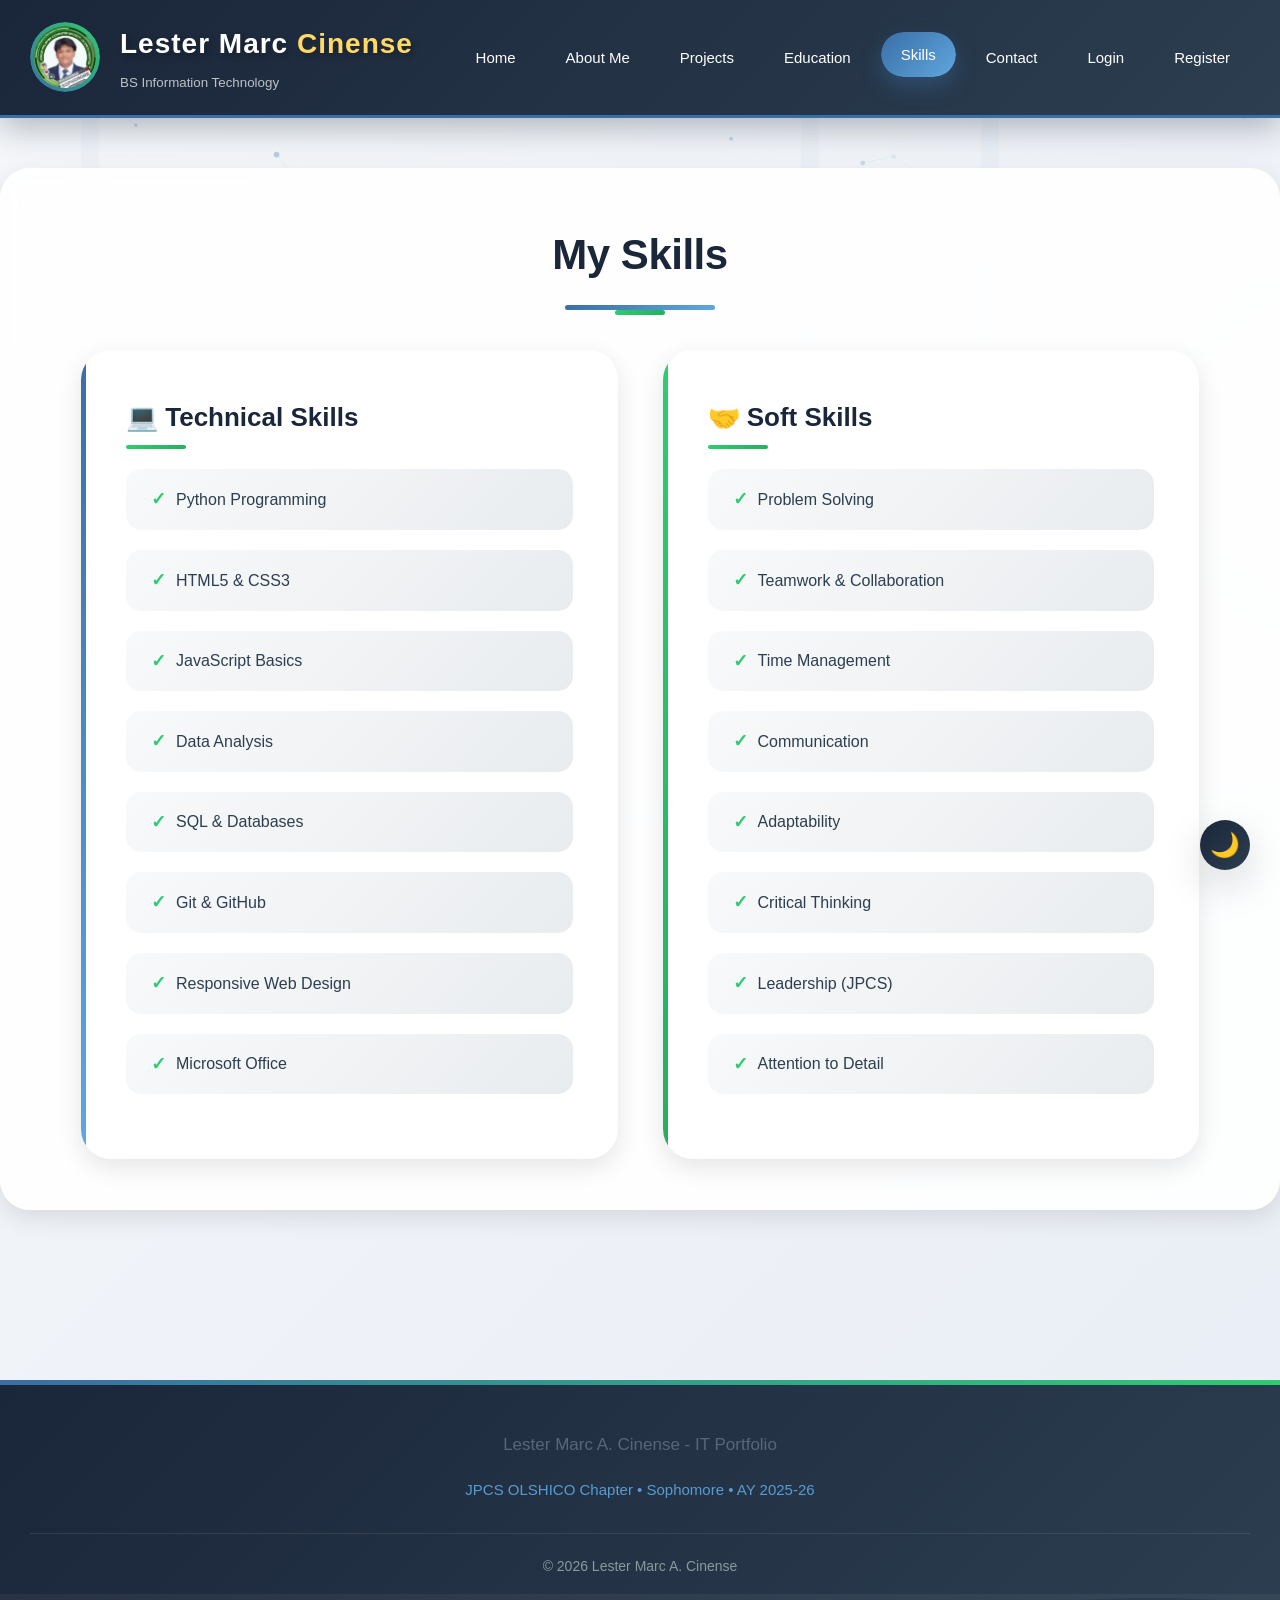
<file: skills.html>
<!DOCTYPE html>
<html lang="en">
<head>
    <meta charset="UTF-8">
    <meta name="viewport" content="width=device-width, initial-scale=1.0">
    <title>Skills - Lester Marc Cinense Portfolio</title>
    <link rel="stylesheet" href="css/style.css">
</head>
<body>
    <header>
        <div class="container">
            <div class="header-content">
                <div class="logo-container">
                    <img src="images/lester_dp.jpg" alt="JPCS Logo" class="logo">
                    <div>
                        <div class="site-title">Lester Marc <span>Cinense</span></div>
                        <small style="color: #bdc3c7;">BS Information Technology</small>
                    </div>
                </div>
                <nav>
                    <a href="index.html">Home</a>
                    <a href="about.html">About Me</a>
                    <a href="projects.html">Projects</a>
                    <a href="education.html">Education</a>
                    <a href="skills.html">Skills</a>
                    <a href="contact.html">Contact</a>
                    <a href="login.html" class="auth-link login-link">Login</a>
                    <a href="register.html" class="auth-link register-link">Register</a>
                    <a href="dashboard.html" class="auth-link dashboard-link" style="display:none;">Dashboard</a>
                    <a href="#" onclick="logout(); return false;" class="auth-link logout-link" style="display:none;">Logout</a>
                </nav>
            </div>
        </div>
    </header>

    <main>
        <section class="skills">
            <div class="container">
                <h2>My Skills</h2>
                
                <div class="skills-list">
                    <div class="skill-category">
                        <h3>💻 Technical Skills</h3>
                        <ul>
                            <li>Python Programming</li>
                            <li>HTML5 & CSS3</li>
                            <li>JavaScript Basics</li>
                            <li>Data Analysis</li>
                            <li>SQL & Databases</li>
                            <li>Git & GitHub</li>
                            <li>Responsive Web Design</li>
                            <li>Microsoft Office</li>
                        </ul>
                    </div>
                    
                    <div class="skill-category">
                        <h3>🤝 Soft Skills</h3>
                        <ul>
                            <li>Problem Solving</li>
                            <li>Teamwork & Collaboration</li>
                            <li>Time Management</li>
                            <li>Communication</li>
                            <li>Adaptability</li>
                            <li>Critical Thinking</li>
                            <li>Leadership (JPCS)</li>
                            <li>Attention to Detail</li>
                        </ul>
                    </div>
                </div>
            </div>
        </section>
    </main>

    <footer>
        <div class="container">
            <p>Lester Marc A. Cinense - IT Portfolio</p>
            <p>JPCS OLSHICO Chapter • Sophomore • AY 2025-26</p>
            <p>&copy; 2026 Lester Marc A. Cinense</p>
        </div>
    </footer>

    <script src="js/script.js"></script>
</body>
</html>
</file>
<file: css/style.css>
/* ===== RESET & BASE ===== */
:root {
    --primary-dark: #1a2639;
    --primary-blue: #3a6ea5;
    --primary-light-blue: #5fa7e0;
    --primary-green: #2ecc71;
    --primary-red: #e74c3c;
    --accent-yellow: #fff9e6;
    --accent-gold: #ffd966;
    --light-bg: #f0f4fa;
    --text-dark: #2c3e50;
    --text-light: #5d6d7e;
    --white: #ffffff;
    --border-color: #d0dae8;
    --shadow-sm: 0 5px 15px rgba(0,0,0,0.05);
    --shadow-md: 0 8px 25px rgba(0,0,0,0.1);
    --shadow-lg: 0 15px 40px rgba(0,0,0,0.15);
    --shadow-hover: 0 20px 45px rgba(0,0,0,0.2);
    --transition-fast: all 0.2s ease;
    --transition-normal: all 0.3s ease;
    --transition-slow: all 0.5s ease;
    --gradient-blue: linear-gradient(135deg, #3a6ea5 0%, #5fa7e0 100%);
    --gradient-green: linear-gradient(135deg, #2ecc71 0%, #27ae60 100%);
    --gradient-dark: linear-gradient(135deg, #1a2639 0%, #2c3e50 100%);
    --gradient-gold: linear-gradient(135deg, #ffd966 0%, #f1c40f 100%);
}

* {
    margin: 0;
    padding: 0;
    box-sizing: border-box;
}

body {
    font-family: 'Poppins', 'Segoe UI', Tahoma, Geneva, Verdana, sans-serif;
    line-height: 1.7;
    color: var(--text-dark);
    background: linear-gradient(135deg, #f5f7fa 0%, #e9edf5 100%);
    min-height: 100vh;
    position: relative;
    overflow-x: hidden;
}

body::before {
    content: '';
    position: fixed;
    top: 0;
    left: 0;
    width: 100%;
    height: 100%;
    background: url('data:image/svg+xml;utf8,<svg xmlns="http://www.w3.org/2000/svg" viewBox="0 0 100 100" opacity="0.03"><path d="M10 10 L 90 10 L 90 90 L 10 90 Z" fill="none" stroke="%233a6ea5" stroke-width="2"/><circle cx="50" cy="50" r="20" fill="none" stroke="%232ecc71" stroke-width="2"/></svg>');
    pointer-events: none;
    z-index: -1;
}

.container {
    max-width: 1300px;
    margin: 0 auto;
    padding: 0 30px;
}

/* ===== CUSTOM SCROLLBAR ===== */
::-webkit-scrollbar {
    width: 12px;
}

::-webkit-scrollbar-track {
    background: var(--light-bg);
    border-radius: 10px;
}

::-webkit-scrollbar-thumb {
    background: var(--gradient-blue);
    border-radius: 10px;
    border: 3px solid var(--light-bg);
}

::-webkit-scrollbar-thumb:hover {
    background: var(--gradient-green);
}

/* ===== HEADER WITH 3D EFFECT ===== */
header {
    background: var(--gradient-dark);
    color: var(--white);
    padding: 20px 0;
    box-shadow: 0 10px 30px rgba(26, 38, 57, 0.3);
    position: sticky;
    top: 0;
    z-index: 1000;
    border-bottom: 3px solid var(--primary-blue);
    backdrop-filter: blur(10px);
    -webkit-backdrop-filter: blur(10px);
}

.header-content {
    display: flex;
    align-items: center;
    justify-content: space-between;
    flex-wrap: wrap;
    gap: 25px;
}

.logo-container {
    display: flex;
    align-items: center;
    gap: 20px;
    position: relative;
}

.logo-container::after {
    content: '';
    position: absolute;
    bottom: -10px;
    left: 0;
    width: 0;
    height: 3px;
    background: var(--gradient-green);
    transition: var(--transition-normal);
    border-radius: 2px;
}

.logo-container:hover::after {
    width: 100%;
}

.logo {
    width: 70px;
    height: 70px;
    border-radius: 50%;
    object-fit: cover;
    border: 4px solid transparent;
    background: linear-gradient(45deg, var(--primary-blue), var(--primary-green)) border-box;
    -webkit-mask: linear-gradient(#fff 0 0) padding-box, linear-gradient(#fff 0 0);
    mask: linear-gradient(#fff 0 0) padding-box, linear-gradient(#fff 0 0);
    box-shadow: 0 0 20px rgba(58, 110, 165, 0.5);
    transition: var(--transition-normal);
    animation: float 6s ease-in-out infinite;
}

@keyframes float {
    0%, 100% { transform: translateY(0) rotate(0deg); }
    50% { transform: translateY(-10px) rotate(5deg); }
}

.logo:hover {
    transform: scale(1.15) rotate(10deg);
    box-shadow: 0 0 30px rgba(46, 204, 113, 0.7);
}

.site-title {
    font-size: 28px;
    font-weight: 700;
    color: var(--white);
    text-shadow: 3px 3px 6px rgba(0,0,0,0.3);
    letter-spacing: 1px;
}

.site-title span {
    color: var(--accent-gold);
    font-weight: 800;
    position: relative;
    display: inline-block;
}

.site-title span::before {
    content: '';
    position: absolute;
    bottom: -5px;
    left: 0;
    width: 100%;
    height: 3px;
    background: var(--gradient-green);
    transform: scaleX(0);
    transform-origin: right;
    transition: transform 0.3s ease;
}

.site-title span:hover::before {
    transform: scaleX(1);
    transform-origin: left;
}

nav {
    display: flex;
    gap: 10px;
    flex-wrap: wrap;
}

nav a {
    color: var(--white);
    text-decoration: none;
    padding: 10px 20px;
    border-radius: 50px;
    transition: var(--transition-normal);
    font-weight: 500;
    font-size: 15px;
    position: relative;
    overflow: hidden;
    z-index: 1;
}

nav a::before {
    content: '';
    position: absolute;
    top: 0;
    left: -100%;
    width: 100%;
    height: 100%;
    background: var(--gradient-blue);
    transition: left 0.3s ease;
    z-index: -1;
    border-radius: 50px;
}

nav a:hover::before,
nav a.active::before {
    left: 0;
}

nav a:hover, nav a.active {
    transform: translateY(-3px);
    box-shadow: 0 10px 20px rgba(58, 110, 165, 0.4);
    color: white;
}

/* ===== MAIN CONTENT WITH GLASSMORPHISM ===== */
main {
    padding: 50px 0;
    min-height: calc(100vh - 220px);
}

section {
    background: rgba(255, 255, 255, 0.9);
    backdrop-filter: blur(10px);
    -webkit-backdrop-filter: blur(10px);
    border-radius: 30px;
    padding: 50px;
    margin-bottom: 40px;
    box-shadow: var(--shadow-md);
    transition: var(--transition-normal);
    animation: fadeInUp 0.8s ease;
    border: 1px solid rgba(255, 255, 255, 0.2);
    position: relative;
    overflow: hidden;
}

section::before {
    content: '';
    position: absolute;
    top: -50%;
    right: -50%;
    width: 200px;
    height: 200px;
    background: radial-gradient(circle, rgba(58, 110, 165, 0.1) 0%, transparent 70%);
    border-radius: 50%;
    z-index: 0;
}

section::after {
    content: '';
    position: absolute;
    bottom: -50%;
    left: -50%;
    width: 300px;
    height: 300px;
    background: radial-gradient(circle, rgba(46, 204, 113, 0.1) 0%, transparent 70%);
    border-radius: 50%;
    z-index: 0;
}

section > * {
    position: relative;
    z-index: 1;
}

section:hover {
    transform: translateY(-10px) scale(1.02);
    box-shadow: var(--shadow-lg);
    background: rgba(255, 255, 255, 0.95);
}

@keyframes fadeInUp {
    from {
        opacity: 0;
        transform: translateY(50px);
    }
    to {
        opacity: 1;
        transform: translateY(0);
    }
}

@keyframes slideInLeft {
    from {
        opacity: 0;
        transform: translateX(-50px);
    }
    to {
        opacity: 1;
        transform: translateX(0);
    }
}

@keyframes slideInRight {
    from {
        opacity: 0;
        transform: translateX(50px);
    }
    to {
        opacity: 1;
        transform: translateX(0);
    }
}

h2 {
    color: var(--primary-dark);
    margin-bottom: 40px;
    padding-bottom: 20px;
    font-size: 42px;
    font-weight: 700;
    text-align: center;
    position: relative;
    letter-spacing: -0.5px;
}

h2::before {
    content: '';
    position: absolute;
    bottom: 0;
    left: 50%;
    transform: translateX(-50%);
    width: 150px;
    height: 5px;
    background: var(--gradient-blue);
    border-radius: 3px;
}

h2::after {
    content: '';
    position: absolute;
    bottom: -5px;
    left: 50%;
    transform: translateX(-50%);
    width: 50px;
    height: 5px;
    background: var(--gradient-green);
    border-radius: 3px;
    animation: pulseWidth 2s ease-in-out infinite;
}

@keyframes pulseWidth {
    0%, 100% { width: 50px; opacity: 1; }
    50% { width: 100px; opacity: 0.7; }
}

h3 {
    color: var(--primary-dark);
    margin-bottom: 25px;
    font-size: 28px;
    font-weight: 600;
    position: relative;
    display: inline-block;
}

h3::after {
    content: '';
    position: absolute;
    bottom: -10px;
    left: 0;
    width: 60px;
    height: 4px;
    background: var(--gradient-green);
    border-radius: 2px;
}

p {
    margin-bottom: 20px;
    font-size: 17px;
    color: var(--text-light);
    line-height: 1.8;
}

/* ===== HOME PAGE WITH HERO SECTION ===== */
.intro {
    background: linear-gradient(135deg, rgba(255,255,255,0.95) 0%, rgba(255,249,230,0.95) 100%);
    text-align: center;
    border: 2px solid rgba(58, 110, 165, 0.2);
}

.intro h2 {
    border: none;
    font-size: 48px;
    background: var(--gradient-dark);
    -webkit-background-clip: text;
    -webkit-text-fill-color: transparent;
    background-clip: text;
    margin-bottom: 20px;
}

.intro h2::before,
.intro h2::after {
    display: none;
}

.intro p {
    font-size: 19px;
    max-width: 900px;
    margin: 25px auto;
    color: var(--text-light);
}

.overview {
    display: grid;
    grid-template-columns: repeat(auto-fit, minmax(300px, 1fr));
    gap: 35px;
    margin: 60px 0;
}

.overview-item {
    background: var(--white);
    padding: 40px 30px;
    border-radius: 25px;
    box-shadow: var(--shadow-sm);
    text-align: center;
    transition: var(--transition-normal);
    position: relative;
    overflow: hidden;
    z-index: 1;
}

.overview-item::before {
    content: '';
    position: absolute;
    top: 0;
    left: 0;
    width: 100%;
    height: 100%;
    background: var(--gradient-blue);
    opacity: 0;
    transition: var(--transition-normal);
    z-index: -1;
}

.overview-item:nth-child(2)::before {
    background: var(--gradient-green);
}

.overview-item:nth-child(3)::before {
    background: linear-gradient(135deg, #e74c3c 0%, #c0392b 100%);
}

.overview-item:hover::before {
    opacity: 1;
}

.overview-item:hover {
    transform: translateY(-15px) scale(1.05);
    box-shadow: var(--shadow-lg);
}

.overview-item:hover h3,
.overview-item:hover p {
    color: var(--white);
}

.overview-item h3 {
    color: var(--primary-dark);
    margin-bottom: 20px;
    font-size: 24px;
    transition: var(--transition-normal);
}

.overview-item p {
    color: var(--text-light);
    transition: var(--transition-normal);
}

/* ===== PROJECTS PAGE WITH CARD FLIP ===== */
.project-list {
    display: grid;
    grid-template-columns: repeat(auto-fit, minmax(350px, 1fr));
    gap: 35px;
    margin-top: 40px;
    perspective: 1000px;
}

.project-item {
    background: var(--white);
    padding: 35px;
    border-radius: 25px;
    box-shadow: var(--shadow-sm);
    transition: var(--transition-normal);
    position: relative;
    overflow: hidden;
    border: 2px solid transparent;
    background-clip: padding-box;
    cursor: pointer;
}

.project-item::before {
    content: '';
    position: absolute;
    top: -2px;
    left: -2px;
    right: -2px;
    bottom: -2px;
    background: var(--gradient-blue);
    border-radius: 27px;
    z-index: -1;
    opacity: 0;
    transition: var(--transition-normal);
}

.project-item:hover::before {
    opacity: 1;
}

.project-item:hover {
    transform: translateY(-15px) scale(1.03) rotate(1deg);
    box-shadow: var(--shadow-lg);
}

.project-item.story-project::before {
    background: var(--gradient-green);
}

.project-item h3 {
    color: var(--primary-dark);
    margin-bottom: 20px;
    font-size: 24px;
    display: flex;
    align-items: center;
    gap: 10px;
}

.project-item h3::before {
    content: '📁';
    font-size: 28px;
}

.project-item.story-project h3::before {
    content: '📚';
}

.project-link {
    display: inline-block;
    background: var(--gradient-blue);
    color: var(--white);
    padding: 12px 30px;
    border-radius: 50px;
    text-decoration: none;
    margin-top: 25px;
    font-size: 15px;
    font-weight: 600;
    transition: var(--transition-normal);
    position: relative;
    overflow: hidden;
    z-index: 1;
}

.project-link::before {
    content: '';
    position: absolute;
    top: 0;
    left: -100%;
    width: 100%;
    height: 100%;
    background: var(--gradient-green);
    transition: left 0.3s ease;
    z-index: -1;
}

.project-link:hover::before {
    left: 0;
}

.project-link:hover {
    transform: translateX(10px) scale(1.05);
    box-shadow: 0 10px 25px rgba(46, 204, 113, 0.4);
}

/* Filter Buttons with Animation */
.filter-container {
    text-align: center;
    margin-bottom: 40px;
    display: flex;
    justify-content: center;
    gap: 15px;
    flex-wrap: wrap;
}

.filter-btn {
    background: var(--white);
    color: var(--text-dark);
    border: 2px solid var(--primary-blue);
    padding: 12px 28px;
    border-radius: 50px;
    cursor: pointer;
    font-size: 15px;
    font-weight: 600;
    transition: var(--transition-normal);
    position: relative;
    overflow: hidden;
    z-index: 1;
}

.filter-btn::before {
    content: '';
    position: absolute;
    top: 0;
    left: -100%;
    width: 100%;
    height: 100%;
    background: var(--gradient-blue);
    transition: left 0.3s ease;
    z-index: -1;
}

.filter-btn:hover::before,
.filter-btn.active::before {
    left: 0;
}

.filter-btn:hover,
.filter-btn.active {
    color: var(--white);
    transform: translateY(-5px);
    box-shadow: 0 10px 25px rgba(58, 110, 165, 0.4);
    border-color: transparent;
}

/* ===== FORMS WITH 3D EFFECT ===== */
.form-container {
    max-width: 550px;
    margin: 50px auto;
    background: rgba(255, 255, 255, 0.95);
    backdrop-filter: blur(10px);
    padding: 50px;
    border-radius: 40px;
    box-shadow: var(--shadow-lg);
    border: 2px solid rgba(58, 110, 165, 0.2);
    animation: slideIn 0.8s ease;
    position: relative;
    transform-style: preserve-3d;
    transform: perspective(1000px) rotateX(0deg);
    transition: var(--transition-normal);
}

.form-container:hover {
    transform: perspective(1000px) rotateX(2deg) translateY(-10px);
    box-shadow: var(--shadow-hover);
}

@keyframes slideIn {
    from {
        opacity: 0;
        transform: perspective(1000px) rotateX(-10deg) translateY(50px);
    }
    to {
        opacity: 1;
        transform: perspective(1000px) rotateX(0) translateY(0);
    }
}

.form-group {
    margin-bottom: 30px;
    position: relative;
}

.form-group label {
    display: block;
    margin-bottom: 10px;
    color: var(--primary-dark);
    font-weight: 600;
    font-size: 15px;
    letter-spacing: 0.5px;
    transform: translateX(0);
    transition: var(--transition-normal);
}

.form-group input,
.form-group textarea {
    width: 100%;
    padding: 16px 20px;
    border: 2px solid #e8ecf2;
    border-radius: 20px;
    font-size: 16px;
    transition: var(--transition-normal);
    background: #f8fafd;
    color: var(--text-dark);
    font-family: inherit;
}

.form-group input:focus,
.form-group textarea:focus {
    outline: none;
    border-color: var(--primary-blue);
    background: var(--white);
    box-shadow: 0 0 0 5px rgba(58, 110, 165, 0.1);
    transform: translateY(-3px);
}

.form-group input.error {
    border-color: var(--primary-red);
    animation: shake 0.5s ease;
}

@keyframes shake {
    0%, 100% { transform: translateX(0); }
    20%, 60% { transform: translateX(-10px); }
    40%, 80% { transform: translateX(10px); }
}

.field-error {
    color: var(--primary-red);
    font-size: 13px;
    margin-top: 8px;
    display: block;
    padding-left: 15px;
    position: relative;
}

.field-error::before {
    content: '⚠️';
    position: absolute;
    left: -5px;
    top: 0;
}

.btn {
    background: var(--gradient-blue);
    color: var(--white);
    padding: 16px 35px;
    border: none;
    border-radius: 60px;
    font-size: 17px;
    font-weight: 600;
    cursor: pointer;
    transition: var(--transition-normal);
    width: 100%;
    position: relative;
    overflow: hidden;
    z-index: 1;
    letter-spacing: 1px;
    text-transform: uppercase;
}

.btn::before {
    content: '';
    position: absolute;
    top: 0;
    left: -100%;
    width: 100%;
    height: 100%;
    background: var(--gradient-green);
    transition: left 0.4s ease;
    z-index: -1;
}

.btn:hover::before {
    left: 0;
}

.btn:hover {
    transform: translateY(-5px) scale(1.02);
    box-shadow: 0 15px 35px rgba(46, 204, 113, 0.4);
}

.btn:active {
    transform: translateY(0);
}

.btn-google {
    background: #db4437;
    margin-top: 20px;
    display: flex;
    align-items: center;
    justify-content: center;
    gap: 10px;
}

.btn-google::before {
    background: #c53929;
}

.btn-google:hover {
    box-shadow: 0 15px 35px rgba(219, 68, 55, 0.4);
}

/* ===== NOTIFICATION SYSTEM ===== */
.notification {
    position: fixed;
    top: 30px;
    right: 30px;
    background: var(--white);
    padding: 20px 30px;
    border-radius: 20px;
    box-shadow: var(--shadow-lg);
    border-left: 6px solid var(--primary-blue);
    z-index: 9999;
    animation: slideInRight 0.4s cubic-bezier(0.68, -0.55, 0.265, 1.55);
    font-weight: 500;
    min-width: 300px;
    backdrop-filter: blur(10px);
}

.notification-success {
    border-left-color: var(--primary-green);
    background: rgba(46, 204, 113, 0.1);
}

.notification-error {
    border-left-color: var(--primary-red);
    background: rgba(231, 76, 60, 0.1);
}

.notification-info {
    border-left-color: var(--primary-blue);
    background: rgba(58, 110, 165, 0.1);
}

@keyframes slideInRight {
    from {
        transform: translateX(100%) rotate(10deg);
        opacity: 0;
    }
    to {
        transform: translateX(0) rotate(0);
        opacity: 1;
    }
}

/* ===== ALERTS ===== */
.alert {
    padding: 20px 30px;
    border-radius: 20px;
    margin-bottom: 30px;
    position: relative;
    animation: slideDown 0.5s cubic-bezier(0.68, -0.55, 0.265, 1.55);
    font-weight: 500;
    border: none;
    backdrop-filter: blur(10px);
}

.alert-success {
    background: rgba(46, 204, 113, 0.2);
    color: #27ae60;
    border-left: 6px solid #27ae60;
}

.alert-error {
    background: rgba(231, 76, 60, 0.2);
    color: #c0392b;
    border-left: 6px solid #c0392b;
}

@keyframes slideDown {
    from {
        opacity: 0;
        transform: translateY(-50px) rotate(-5deg);
    }
    to {
        opacity: 1;
        transform: translateY(0) rotate(0);
    }
}

.close-alert {
    position: absolute;
    right: 20px;
    top: 50%;
    transform: translateY(-50%);
    cursor: pointer;
    font-size: 24px;
    opacity: 0.5;
    transition: var(--transition-normal);
    width: 30px;
    height: 30px;
    display: flex;
    align-items: center;
    justify-content: center;
    border-radius: 50%;
}

.close-alert:hover {
    opacity: 1;
    background: rgba(0,0,0,0.1);
    transform: translateY(-50%) rotate(90deg);
}

/* ===== TOGGLE SECTION WITH ACCORDION ===== */
.toggle-section {
    margin: 40px 0;
}

.toggle-btn {
    background: var(--gradient-dark);
    color: var(--white);
    padding: 15px 40px;
    border: none;
    border-radius: 60px;
    cursor: pointer;
    font-size: 17px;
    font-weight: 600;
    transition: var(--transition-normal);
    margin: 0 auto;
    display: inline-block;
    position: relative;
    overflow: hidden;
    z-index: 1;
    letter-spacing: 1px;
}

.toggle-btn::before {
    content: '';
    position: absolute;
    top: 0;
    left: -100%;
    width: 100%;
    height: 100%;
    background: var(--gradient-blue);
    transition: left 0.3s ease;
    z-index: -1;
}

.toggle-btn:hover::before {
    left: 0;
}

.toggle-btn:hover {
    transform: translateY(-5px) scale(1.05);
    box-shadow: 0 15px 35px rgba(58, 110, 165, 0.4);
}

.toggle-content {
    display: none;
    padding: 40px;
    background: linear-gradient(135deg, rgba(255,255,255,0.95) 0%, rgba(248,249,250,0.95) 100%);
    border-radius: 25px;
    margin-top: 25px;
    animation: fadeInScale 0.5s cubic-bezier(0.68, -0.55, 0.265, 1.55);
    border: 2px solid rgba(46, 204, 113, 0.3);
    backdrop-filter: blur(10px);
}

@keyframes fadeInScale {
    from {
        opacity: 0;
        transform: scale(0.8) translateY(-20px);
    }
    to {
        opacity: 1;
        transform: scale(1) translateY(0);
    }
}

.toggle-content.show {
    display: block;
}

/* ===== DASHBOARD WITH STAT CARDS ===== */
.dashboard-stats {
    display: grid;
    grid-template-columns: repeat(auto-fit, minmax(250px, 1fr));
    gap: 35px;
    margin: 50px 0;
}

.stat-card {
    background: var(--gradient-dark);
    color: var(--white);
    padding: 40px 30px;
    border-radius: 30px;
    text-align: center;
    transition: var(--transition-normal);
    position: relative;
    overflow: hidden;
    cursor: pointer;
}

.stat-card::before {
    content: '';
    position: absolute;
    top: -50%;
    right: -50%;
    width: 200px;
    height: 200px;
    background: radial-gradient(circle, rgba(255,255,255,0.2) 0%, transparent 70%);
    border-radius: 50%;
    transition: var(--transition-normal);
}

.stat-card:hover::before {
    transform: scale(1.5);
}

.stat-card:hover {
    transform: translateY(-15px) scale(1.05);
    box-shadow: var(--shadow-lg);
}

.stat-card h3 {
    color: var(--white);
    font-size: 20px;
    margin-bottom: 20px;
    position: relative;
    display: inline-block;
}

.stat-card h3::after {
    background: var(--white);
    width: 40px;
    height: 3px;
    bottom: -10px;
}

.stat-number {
    font-size: 56px;
    font-weight: 800;
    background: linear-gradient(135deg, #fff 0%, #f0f0f0 100%);
    -webkit-background-clip: text;
    -webkit-text-fill-color: transparent;
    background-clip: text;
    text-shadow: 2px 2px 4px rgba(0,0,0,0.2);
}

/* ===== ABOUT PAGE WITH PROFILE CARD ===== */
.about-content {
    display: grid;
    grid-template-columns: 1fr 1fr;
    gap: 50px;
    margin-top: 40px;
}

.profile-info {
    background: linear-gradient(135deg, #fff9e6 0%, #fff2d6 100%);
    padding: 45px;
    border-radius: 30px;
    border-left: 8px solid var(--primary-blue);
    box-shadow: var(--shadow-md);
    transition: var(--transition-normal);
    position: relative;
    overflow: hidden;
}

.profile-info::before {
    content: '';
    position: absolute;
    top: 0;
    right: 0;
    width: 150px;
    height: 150px;
    background: radial-gradient(circle, rgba(58,110,165,0.1) 0%, transparent 70%);
    border-radius: 50%;
}

.profile-info:hover {
    transform: translateX(15px) translateY(-10px);
    box-shadow: var(--shadow-lg);
}

.profile-info h3 {
    color: var(--primary-dark);
    margin-bottom: 30px;
    font-size: 28px;
}

.profile-info p {
    padding: 15px 0;
    border-bottom: 1px dashed rgba(58, 110, 165, 0.3);
    display: flex;
    align-items: center;
    gap: 10px;
}

.profile-info p:last-child {
    border-bottom: none;
}

.profile-info strong {
    color: var(--primary-dark);
    min-width: 120px;
    font-size: 16px;
}

.about-text {
    padding: 40px;
    background: linear-gradient(135deg, #f8f9fa 0%, #e9ecef 100%);
    border-radius: 30px;
    border-right: 8px solid var(--primary-green);
    box-shadow: var(--shadow-md);
    transition: var(--transition-normal);
}

.about-text:hover {
    transform: translateX(-15px) translateY(-10px);
    box-shadow: var(--shadow-lg);
}

/* ===== EDUCATION PAGE WITH TIMELINE ===== */
.education-item {
    background: linear-gradient(135deg, #fff9e6 0%, #fff5d6 100%);
    padding: 45px;
    margin-bottom: 35px;
    border-radius: 30px;
    border-left: 8px solid var(--primary-green);
    box-shadow: var(--shadow-md);
    transition: var(--transition-normal);
    position: relative;
    overflow: hidden;
}

.education-item::before {
    content: '';
    position: absolute;
    top: 0;
    left: 0;
    width: 100%;
    height: 100%;
    background: linear-gradient(45deg, transparent 50%, rgba(46,204,113,0.05) 100%);
}

.education-item:hover {
    transform: translateY(-15px) scale(1.02);
    box-shadow: var(--shadow-lg);
    border-left-width: 12px;
}

.education-item h3 {
    color: var(--primary-dark);
    margin-bottom: 25px;
    font-size: 26px;
}

.education-item p {
    margin-bottom: 15px;
    padding: 10px 0;
    border-bottom: 1px dashed rgba(58, 110, 165, 0.2);
    display: flex;
    align-items: center;
    gap: 10px;
}

.education-item p:last-child {
    border-bottom: none;
}

.education-item strong {
    color: var(--primary-blue);
    min-width: 100px;
    font-size: 16px;
}

/* ===== SKILLS PAGE WITH PROGRESS BARS ===== */
.skills-list {
    display: grid;
    grid-template-columns: repeat(auto-fit, minmax(350px, 1fr));
    gap: 45px;
    margin-top: 40px;
}

.skill-category {
    background: var(--white);
    padding: 45px;
    border-radius: 30px;
    box-shadow: var(--shadow-md);
    transition: var(--transition-normal);
    position: relative;
    overflow: hidden;
}

.skill-category::before {
    content: '';
    position: absolute;
    top: 0;
    left: 0;
    width: 5px;
    height: 100%;
    background: var(--gradient-blue);
    transition: var(--transition-normal);
}

.skill-category:nth-child(2)::before {
    background: var(--gradient-green);
}

.skill-category:hover::before {
    width: 10px;
}

.skill-category:hover {
    transform: translateY(-15px) scale(1.03);
    box-shadow: var(--shadow-lg);
}

.skill-category h3 {
    color: var(--primary-dark);
    margin-bottom: 30px;
    font-size: 26px;
    text-align: center;
}

.skill-category ul {
    list-style: none;
}

.skill-category li {
    margin-bottom: 20px;
    padding: 15px 25px;
    background: linear-gradient(135deg, #f8f9fa 0%, #e9ecef 100%);
    border-radius: 15px;
    transition: var(--transition-normal);
    position: relative;
    overflow: hidden;
    display: flex;
    align-items: center;
    gap: 10px;
}

.skill-category li::before {
    content: '✓';
    color: var(--primary-green);
    font-weight: bold;
    font-size: 18px;
}

.skill-category li:hover {
    transform: translateX(15px) scale(1.02);
    background: var(--accent-yellow);
    box-shadow: var(--shadow-sm);
}

/* ===== CONTACT PAGE WITH INFO CARDS ===== */
.contact-info {
    background: linear-gradient(135deg, #fff9e6 0%, #fff5d6 100%);
    padding: 50px;
    border-radius: 40px;
    box-shadow: var(--shadow-lg);
    max-width: 900px;
    margin: 40px auto 0;
    transition: var(--transition-normal);
    position: relative;
    overflow: hidden;
    border: 2px solid rgba(58, 110, 165, 0.2);
}

.contact-info::before {
    content: '';
    position: absolute;
    top: -50%;
    right: -50%;
    width: 300px;
    height: 300px;
    background: radial-gradient(circle, rgba(46,204,113,0.1) 0%, transparent 70%);
    border-radius: 50%;
}

.contact-info:hover {
    transform: translateY(-20px) scale(1.02);
    box-shadow: var(--shadow-hover);
}

.contact-info p {
    padding: 20px 25px;
    margin-bottom: 20px;
    background: rgba(255, 255, 255, 0.8);
    backdrop-filter: blur(5px);
    border-radius: 20px;
    transition: var(--transition-normal);
    position: relative;
    z-index: 1;
    border: 1px solid rgba(58, 110, 165, 0.2);
}

.contact-info p:hover {
    transform: translateX(15px) scale(1.02);
    background: var(--white);
    box-shadow: var(--shadow-md);
    border-color: var(--primary-green);
}

.contact-info strong {
    color: var(--primary-dark);
    min-width: 130px;
    display: inline-block;
    font-size: 16px;
}

/* ===== JPCS BADGE WITH GLOW EFFECT ===== */
.jpcs-badge {
    display: inline-block;
    background: var(--gradient-dark);
    color: var(--white);
    padding: 10px 25px;
    border-radius: 50px;
    font-size: 17px;
    font-weight: bold;
    margin: 15px 5px;
    animation: glow 2s ease-in-out infinite;
    box-shadow: 0 0 20px rgba(58, 110, 165, 0.5);
    border: 2px solid rgba(255,255,255,0.3);
    backdrop-filter: blur(5px);
}

@keyframes glow {
    0% {
        box-shadow: 0 0 20px rgba(58, 110, 165, 0.5);
        transform: scale(1);
    }
    50% {
        box-shadow: 0 0 40px rgba(46, 204, 113, 0.8);
        transform: scale(1.05);
    }
    100% {
        box-shadow: 0 0 20px rgba(58, 110, 165, 0.5);
        transform: scale(1);
    }
}

/* ===== FOOTER WITH WAVE ANIMATION ===== */
footer {
    background: var(--gradient-dark);
    color: var(--white);
    padding: 50px 0 30px;
    text-align: center;
    margin-top: 80px;
    position: relative;
    overflow: hidden;
}

footer::before {
    content: '';
    position: absolute;
    top: 0;
    left: 0;
    right: 0;
    height: 5px;
    background: linear-gradient(90deg, var(--primary-blue), var(--primary-green), var(--primary-red), var(--primary-blue));
    background-size: 300% 100%;
    animation: gradientMove 5s ease infinite;
}

@keyframes gradientMove {
    0% { background-position: 0% 50%; }
    50% { background-position: 100% 50%; }
    100% { background-position: 0% 50%; }
}

footer::after {
    content: '';
    position: absolute;
    bottom: 0;
    left: 0;
    width: 100%;
    height: 30px;
    background: url('data:image/svg+xml;utf8,<svg xmlns="http://www.w3.org/2000/svg" viewBox="0 0 1200 120" preserveAspectRatio="none"><path d="M0,0V46.29c47.79,22.2,103.59,32.17,158,28,70.36-5.37,136.33-33.31,206.8-37.5C438.64,32.43,512.34,53.67,583,72.05c69.27,18,138.3,24.88,209.4,13.08,36.15-6,69.85-17.84,104.45-29.34C989.49,25,1113-14.29,1200,52.47V0Z" opacity=".25" fill="%23ffffff"></path></svg>');
    background-size: cover;
    opacity: 0.2;
}

footer p {
    margin-bottom: 15px;
    font-size: 17px;
    opacity: 0.9;
    position: relative;
    z-index: 1;
}

footer p:nth-child(2) {
    color: var(--primary-light-blue);
    font-size: 15px;
}

footer p:nth-child(3) {
    color: #95a5a6;
    font-size: 14px;
    margin-top: 30px;
    padding-top: 20px;
    border-top: 1px solid rgba(255,255,255,0.1);
}

/* ===== RESPONSIVE DESIGN ===== */
@media (max-width: 992px) {
    h2 { font-size: 36px; }
    .about-content { grid-template-columns: 1fr; }
    .profile-info:hover, .about-text:hover {
        transform: translateY(-10px);
    }
}

@media (max-width: 768px) {
    .header-content {
        flex-direction: column;
        text-align: center;
    }
    
    .logo-container {
        justify-content: center;
    }
    
    nav {
        justify-content: center;
    }
    
    h2 {
        font-size: 32px;
    }
    
    section {
        padding: 30px 20px;
    }
    
    .form-container {
        padding: 30px 20px;
        margin: 20px;
    }
    
    .project-list,
    .skills-list,
    .overview {
        grid-template-columns: 1fr;
    }
    
    .filter-container {
        flex-direction: column;
        align-items: center;
    }
    
    .filter-btn {
        width: 100%;
        max-width: 250px;
    }
}

@media (max-width: 480px) {
    .site-title {
        font-size: 24px;
    }
    
    .logo {
        width: 60px;
        height: 60px;
    }
    
    h2 {
        font-size: 28px;
    }
    
    h3 {
        font-size: 22px;
    }
    
    .stat-number {
        font-size: 40px;
    }
    
    .contact-info p {
        flex-direction: column;
        text-align: center;
    }
    
    .contact-info strong {
        margin-bottom: 5px;
    }
    
    .notification {
        left: 20px;
        right: 20px;
        min-width: auto;
    }
}

/* ===== PRINT STYLES ===== */
@media print {
    header, footer, .toggle-btn, .btn, .filter-container {
        display: none;
    }
    
    body {
        background: white;
    }
    
    section {
        box-shadow: none;
        border: 1px solid #ddd;
        break-inside: avoid;
    }
}

/* ===== LOADING ANIMATION ===== */
.loading {
    display: inline-block;
    width: 30px;
    height: 30px;
    border: 3px solid rgba(58,110,165,0.3);
    border-radius: 50%;
    border-top-color: var(--primary-blue);
    animation: spin 1s ease-in-out infinite;
}

@keyframes spin {
    to { transform: rotate(360deg); }
}

/* ===== TOOLTIP STYLES ===== */
[data-tooltip] {
    position: relative;
    cursor: help;
}

[data-tooltip]:before {
    content: attr(data-tooltip);
    position: absolute;
    bottom: 100%;
    left: 50%;
    transform: translateX(-50%) translateY(-10px);
    background: var(--gradient-dark);
    color: white;
    padding: 8px 15px;
    border-radius: 10px;
    font-size: 13px;
    white-space: nowrap;
    opacity: 0;
    visibility: hidden;
    transition: var(--transition-normal);
    z-index: 1000;
    box-shadow: var(--shadow-md);
}

[data-tooltip]:hover:before {
    opacity: 1;
    visibility: visible;
    transform: translateX(-50%) translateY(-5px);
}
</file>
